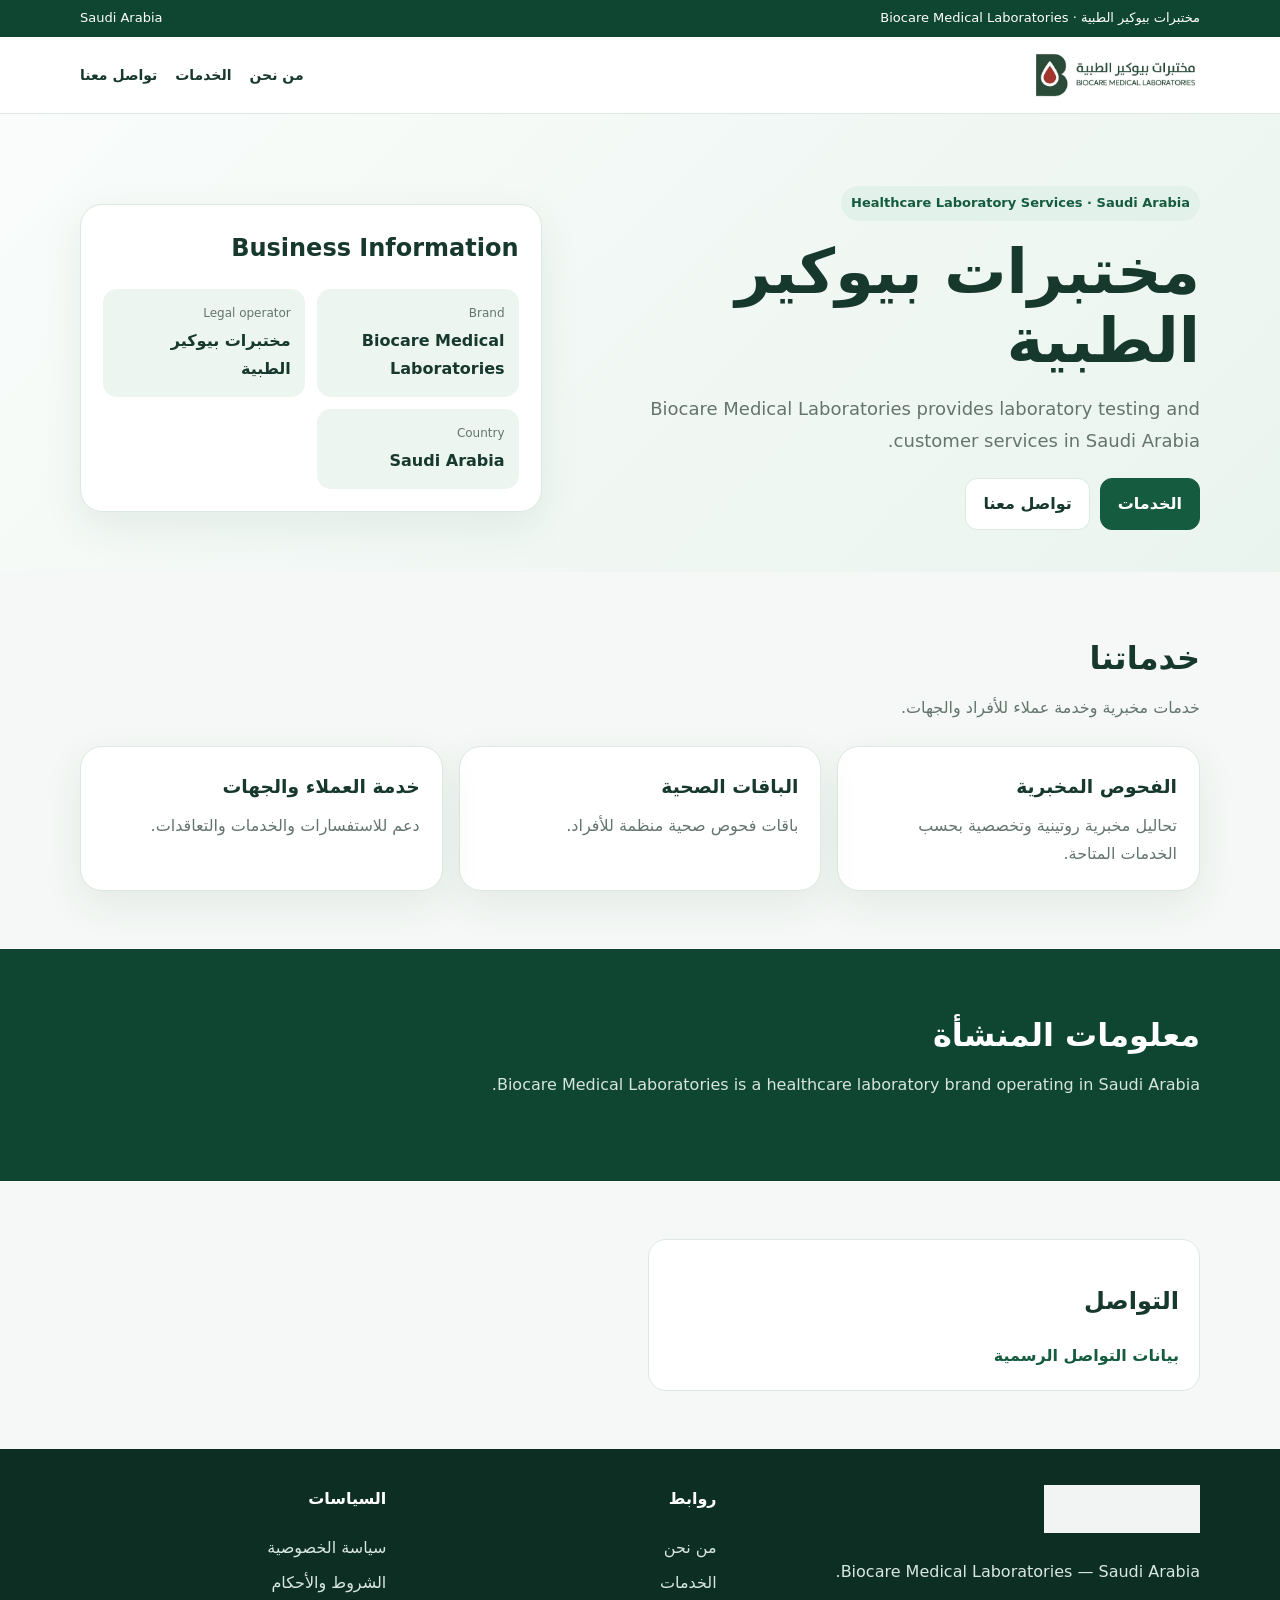
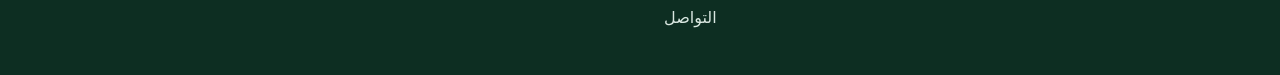
<file: index.html>
<!doctype html><html lang="ar" dir="rtl"><head><meta charset="utf-8"><meta name="viewport" content="width=device-width,initial-scale=1"><meta name="theme-color" content="#155b3f"><meta name="description" content="الموقع الرسمي لمختبرات بيوكير الطبية في المملكة العربية السعودية."><link rel="icon" type="image/png" sizes="192x192" href="icon-192.png"><link rel="stylesheet" href="corporate.css?v=2"><script>(function(){var hash=new URLSearchParams(location.hash.slice(1)),query=new URLSearchParams(location.search);var recovery=hash.get("type")==="recovery"||query.get("type")==="recovery"||hash.has("access_token")||query.has("code");if(recovery){location.replace("reset-password.html"+location.search+location.hash);}})();</script><title>مختبرات بيوكير الطبية | Biocare Medical Laboratories</title></head><body><div class="topbar"><div class="wrap"><span>مختبرات بيوكير الطبية · Biocare Medical Laboratories</span><span>Saudi Arabia</span></div></div>
<header><div class="wrap nav"><a class="brand" href="index.html"><img src="logo-full.png" alt="مختبرات بيوكير الطبية"></a><nav class="links" aria-label="التنقل الرئيسي"><a href="about.html">من نحن</a><a href="services.html">الخدمات</a><a href="contact.html">تواصل معنا</a></nav></div></header>
<main>
<section class="hero"><div class="wrap hero-grid"><div><span class="eyebrow">Healthcare Laboratory Services · Saudi Arabia</span><h1>مختبرات بيوكير الطبية</h1><p>Biocare Medical Laboratories provides laboratory testing and customer services in Saudi Arabia.</p><div style="display:flex;gap:10px;flex-wrap:wrap;margin-top:22px"><a class="btn primary" href="services.html">الخدمات</a><a class="btn" href="contact.html">تواصل معنا</a></div></div>
<aside class="hero-card"><h2>Business Information</h2><div class="facts"><div class="fact"><span>Brand</span><b>Biocare Medical Laboratories</b></div><div class="fact"><span>Legal operator</span><b>مختبرات بيوكير الطبية</b></div><div class="fact"><span>Country</span><b>Saudi Arabia</b></div></div></aside></div></section>
<section><div class="wrap"><div class="section-head"><h2>خدماتنا</h2><p>خدمات مخبرية وخدمة عملاء للأفراد والجهات.</p></div><div class="grid"><article class="card"><h3>الفحوص المخبرية</h3><p>تحاليل مخبرية روتينية وتخصصية بحسب الخدمات المتاحة.</p></article><article class="card"><h3>الباقات الصحية</h3><p>باقات فحوص صحية منظمة للأفراد.</p></article><article class="card"><h3>خدمة العملاء والجهات</h3><p>دعم للاستفسارات والخدمات والتعاقدات.</p></article></div></div></section>
<section class="legal"><div class="wrap"><div class="section-head"><h2>معلومات المنشأة</h2><p>Biocare Medical Laboratories is a healthcare laboratory brand operating in Saudi Arabia.</p></div></div></section>
<section><div class="wrap contact-grid"><div class="contact-box"><h2>التواصل</h2><a href="contact.html">بيانات التواصل الرسمية</a></div></div></section>
</main><footer><div class="wrap footer-grid"><div><img src="logo-full.png" alt="Biocare" style="height:48px;filter:brightness(0) invert(1);opacity:.95"><p>Biocare Medical Laboratories — Saudi Arabia.</p></div><div><h4>روابط</h4><a href="about.html">من نحن</a><a href="services.html">الخدمات</a><a href="contact.html">التواصل</a></div><div><h4>السياسات</h4><a href="privacy.html">سياسة الخصوصية</a><a href="terms.html">الشروط والأحكام</a></div></div></footer></body></html>
</file>
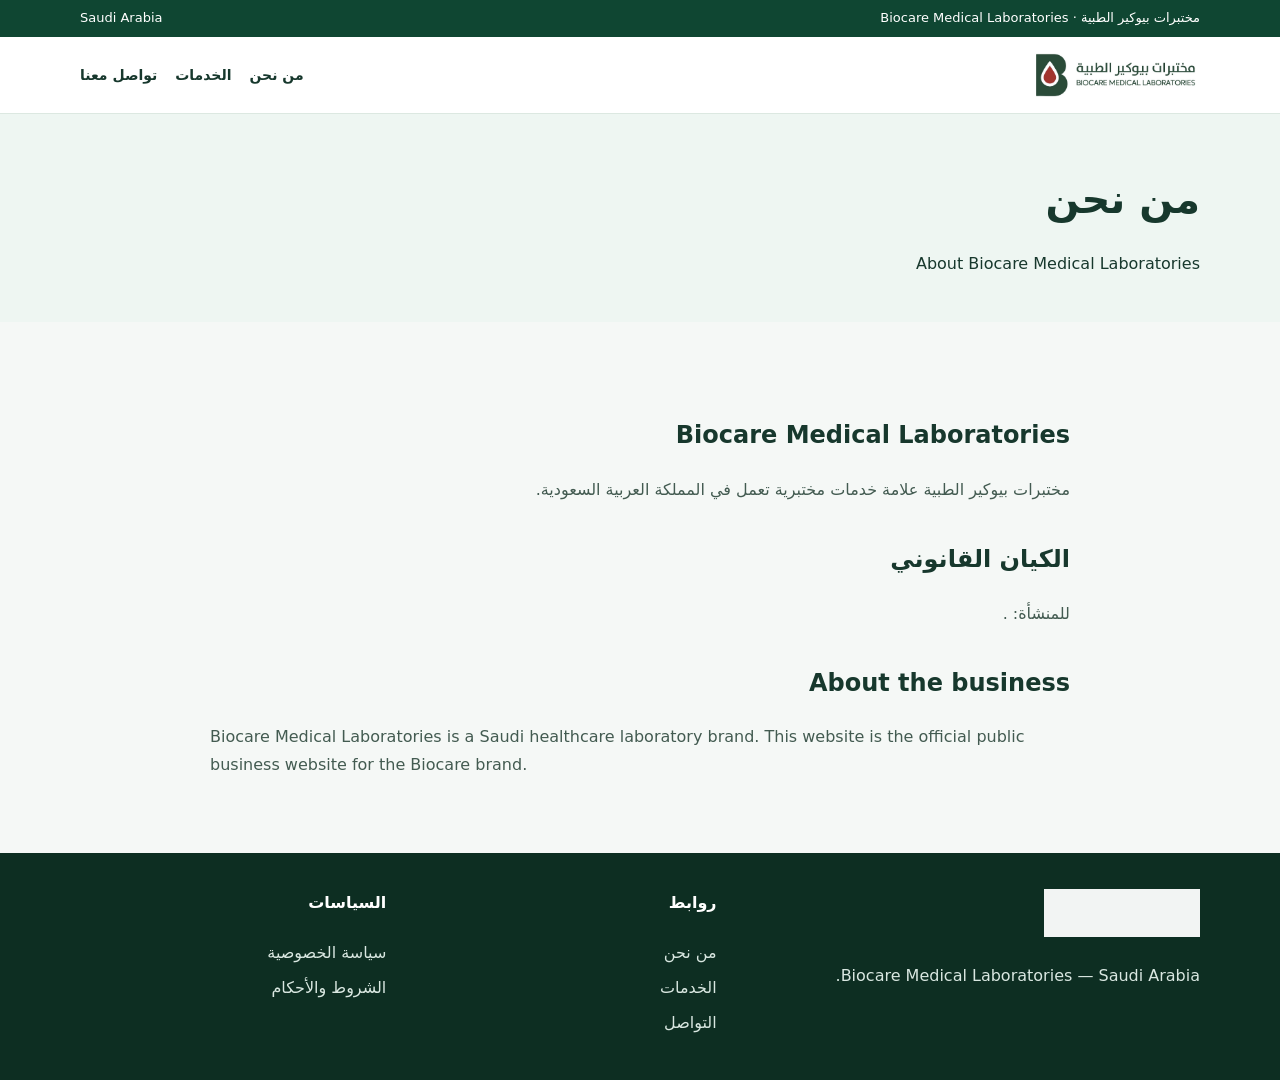
<file: about.html>
<!doctype html><html lang="ar" dir="rtl"><head><meta charset="utf-8"><meta name="viewport" content="width=device-width,initial-scale=1"><meta name="theme-color" content="#155b3f"><meta name="description" content="تعرف على مختبرات بيوكير الطبية والكيان القانوني المشغل لها."><link rel="icon" type="image/png" sizes="192x192" href="icon-192.png"><link rel="stylesheet" href="corporate.css?v=2"><title>من نحن | مختبرات بيوكير الطبية</title></head><body><div class="topbar"><div class="wrap"><span>مختبرات بيوكير الطبية · Biocare Medical Laboratories</span><span>Saudi Arabia</span></div></div>
<header><div class="wrap nav"><a class="brand" href="index.html"><img src="logo-full.png" alt="مختبرات بيوكير الطبية"></a><nav class="links" aria-label="التنقل الرئيسي"><a href="about.html">من نحن</a><a href="services.html">الخدمات</a><a href="contact.html">تواصل معنا</a></nav></div></header>
<main><section class="page-hero"><div class="wrap"><h1>من نحن</h1><p>About Biocare Medical Laboratories</p></div></section><section><div class="wrap content"><h2>Biocare Medical Laboratories</h2><p>مختبرات بيوكير الطبية علامة خدمات مختبرية تعمل في المملكة العربية السعودية.</p><h2>الكيان القانوني</h2><p> للمنشأة: <strong dir="ltr"></strong>.</p><h2>About the business</h2><p lang="en" dir="ltr">Biocare Medical Laboratories is a Saudi healthcare laboratory brand. This website is the official public business website for the Biocare brand.</p></div></section></main><footer><div class="wrap footer-grid"><div><img src="logo-full.png" alt="Biocare" style="height:48px;filter:brightness(0) invert(1);opacity:.95"><p>Biocare Medical Laboratories — Saudi Arabia.</p></div><div><h4>روابط</h4><a href="about.html">من نحن</a><a href="services.html">الخدمات</a><a href="contact.html">التواصل</a></div><div><h4>السياسات</h4><a href="privacy.html">سياسة الخصوصية</a><a href="terms.html">الشروط والأحكام</a></div></div></footer></body></html>
</file>
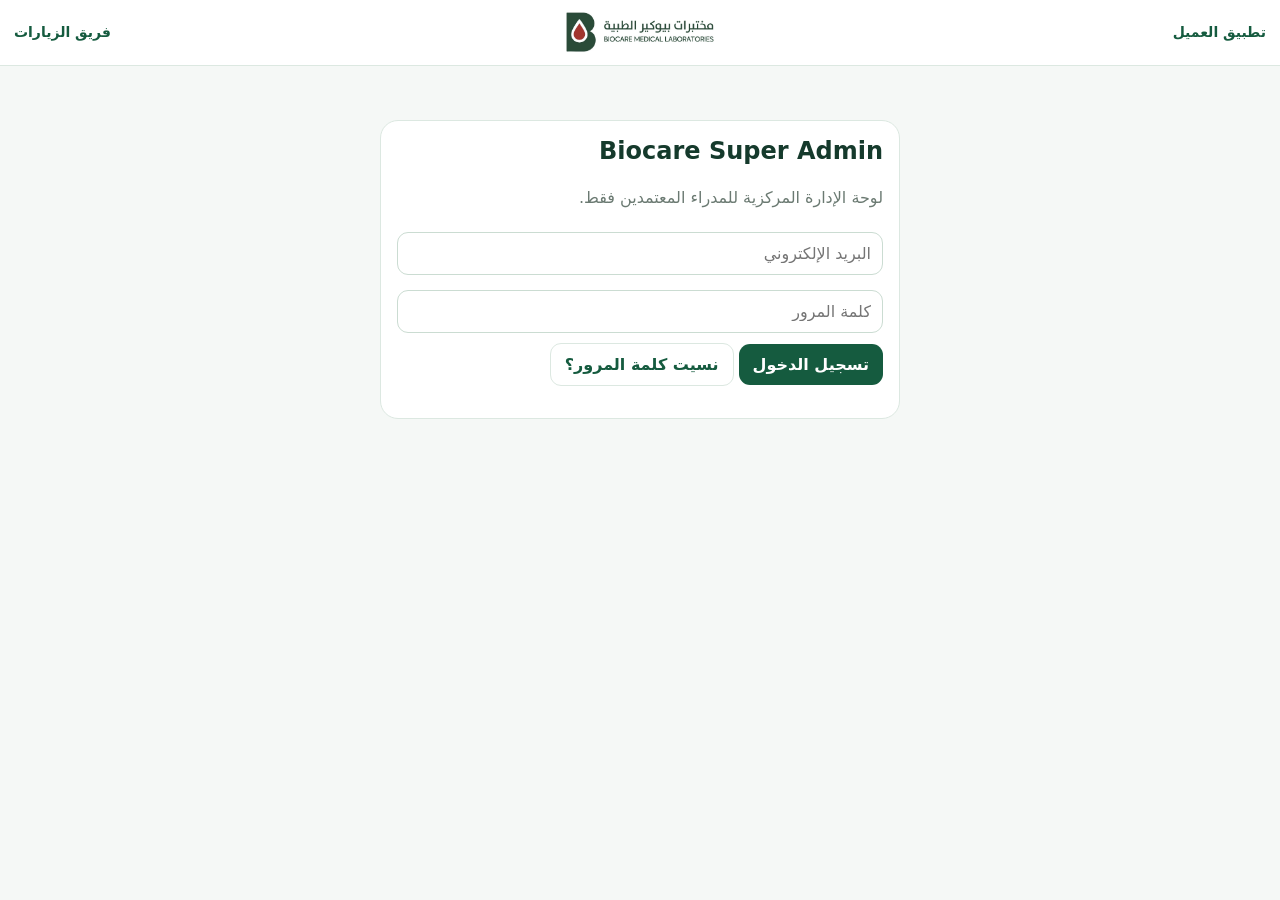
<file: admin.html>
<!doctype html>
<html lang="ar" dir="rtl">
<head>
<meta charset="utf-8">
<meta name="viewport" content="width=device-width,initial-scale=1,viewport-fit=cover">
<meta name="theme-color" content="#155b3f">
<title>بيوكير | Super Admin</title>
<style>
:root{--g:#155b3f;--g2:#0e4632;--r:#c6282e;--bg:#f5f8f6;--line:#dce8e1;--muted:#6b7a72;--warn:#fff8e7}
*{box-sizing:border-box}html,body{margin:0;background:var(--bg);color:#153a2c;font-family:system-ui,-apple-system,"SF Arabic","Segoe UI",Arial,sans-serif}
button,input,select,textarea{font:inherit}button{cursor:pointer}.hidden{display:none!important}
header{position:sticky;top:0;z-index:20;background:#fff;border-bottom:1px solid var(--line);display:grid;grid-template-columns:1fr minmax(150px,250px) 1fr;align-items:center;gap:8px;padding:calc(8px + env(safe-area-inset-top)) 14px 9px}
header img{height:48px;max-width:100%;object-fit:contain;justify-self:center}header a{color:var(--g);text-decoration:none;font-weight:800;font-size:14px}header a:last-child{justify-self:end}
main{max-width:1180px;margin:auto;padding:14px 14px calc(35px + env(safe-area-inset-bottom))}
.card{background:#fff;border:1px solid var(--line);border-radius:18px;padding:16px;margin:12px 0}.item{background:#fff;border:1px solid var(--line);border-radius:15px;padding:13px;margin:10px 0}
h1,h2,h3{margin-top:0}.muted{color:var(--muted);line-height:1.65}.small{font-size:12px;color:var(--muted);line-height:1.55}.notice{background:var(--warn);border:1px solid #eedcaf;border-radius:14px;padding:12px;line-height:1.6}
input,select,textarea{width:100%;border:1px solid #cbdcd2;border-radius:11px;padding:11px;background:#fff;color:#17382d;margin:5px 0 10px}textarea{min-height:90px;resize:vertical}
button{border:0;border-radius:11px;padding:11px 14px;font-weight:800;background:var(--g);color:#fff}.secondary{background:#eaf3ee;color:var(--g)}.danger{background:#fff0f0;color:#a6282d;border:1px solid #f0c6c8}.ghost{background:#fff;color:var(--g);border:1px solid var(--line)}
.grid{display:grid;grid-template-columns:repeat(auto-fit,minmax(190px,1fr));gap:11px}.stat{font-size:30px;font-weight:900}.row{display:flex;gap:8px;align-items:center;flex-wrap:wrap}.row>*{flex:1}.two{display:grid;grid-template-columns:1fr 1fr;gap:10px}.three{display:grid;grid-template-columns:repeat(3,1fr);gap:10px}
.actions{display:flex;gap:8px;flex-wrap:wrap}.actions button{flex:1;min-width:105px}.badge{display:inline-block;background:#edf5f1;color:var(--g);padding:5px 9px;border-radius:999px;font-size:12px;font-weight:800}.badge.off{background:#f5eded;color:#9c3439}
.media-preview{display:block;max-width:100%;max-height:220px;border-radius:12px;object-fit:cover;margin:8px 0}.who{background:#eef7f2;border-radius:10px;padding:10px;word-break:break-word}
.tabs{display:flex;gap:7px;overflow:auto;padding:8px 0 5px;position:sticky;top:72px;background:var(--bg);z-index:15;scrollbar-width:none}.tabs::-webkit-scrollbar{display:none}.tabs button{white-space:nowrap;background:#fff;color:var(--g);border:1px solid var(--line)}.tabs button.active{background:var(--g);color:#fff}
.mobile-nav{display:none;position:sticky;top:72px;z-index:16;background:var(--bg);padding:8px 0}.mobile-nav select{margin:0;background:#fff;font-weight:800}
.section-title{display:flex;justify-content:space-between;align-items:center;gap:8px;flex-wrap:wrap}.section-title h2{margin:0}
.kv{display:grid;grid-template-columns:minmax(110px,.6fr) 1.4fr;gap:8px;align-items:start}.list-scroll{max-height:65vh;overflow:auto}
.switchline{display:flex;align-items:center;justify-content:space-between;gap:10px}.switchline select{max-width:170px;margin:0}
details{border:1px solid var(--line);border-radius:13px;padding:11px;margin:8px 0;background:#fff}summary{cursor:pointer;font-weight:800}
#loginCard{max-width:520px;margin:40px auto}
@media(max-width:720px){
 header{grid-template-columns:1fr 1.6fr 1fr}header a{font-size:12px}.tabs{display:none}.mobile-nav{display:block}.two,.three{grid-template-columns:1fr}.grid{grid-template-columns:1fr 1fr}.card{border-radius:16px}.kv{grid-template-columns:1fr}
}
@media(max-width:390px){.grid{grid-template-columns:1fr}}
</style>
</head>
<body>
<header>
<a href="patient-app.html">تطبيق العميل</a>
<img src="logo-full.png" alt="مختبرات بيوكير الطبية">
<a href="team.html">فريق الزيارات</a>
</header>
<main>
<section id="loginCard" class="card">
<h1>Biocare Super Admin</h1>
<p class="muted">لوحة الإدارة المركزية للمدراء المعتمدين فقط.</p>
<input id="email" type="email" autocomplete="username" placeholder="البريد الإلكتروني">
<input id="password" type="password" autocomplete="current-password" placeholder="كلمة المرور">
<button id="loginBtn">تسجيل الدخول</button>
<button id="forgotBtn" type="button" class="ghost">نسيت كلمة المرور؟</button>
<div id="resetPanel" class="hidden"><label for="newPassword">كلمة المرور الجديدة</label><input id="newPassword" type="password" autocomplete="new-password" minlength="12" placeholder="12 حرفًا على الأقل"><button id="savePasswordBtn" type="button">حفظ كلمة المرور الجديدة</button></div>
<p id="loginMsg" class="muted"></p>
</section>

<section id="adminApp" class="hidden">
<div class="card row"><div><strong>لوحة الإدارة المركزية</strong><div id="adminWho" class="small"></div></div><button id="logoutBtn" class="ghost" style="flex:0 0 auto">تسجيل الخروج</button></div>

<div class="mobile-nav"><select id="mobileSection">
<option value="dashboard">الرئيسية</option>
<option value="orders">الطلبات</option>
<option value="lis">نظام المختبر LIS</option>
<option value="users">العملاء</option>
<option value="staff">الموظفون والصلاحيات</option>
<option value="content">الإعلانات والمحتوى</option>
<option value="catalog">التحاليل والباقات</option>
<option value="branches">الفروع</option>
<option value="virtual">العيادة الافتراضية</option>
<option value="notifications">الإشعارات</option>
<option value="services">الخدمات</option>
<option value="appearance">الهوية والإعدادات</option>
 <option value="introVideo">فيديو البداية</option>
<option value="audit">سجل الإدارة</option>
</select></div>

<div class="tabs" id="tabs">
<button data-tab="dashboard" class="active">الرئيسية</button>
<button data-tab="orders">الطلبات</button>
<button data-tab="lis">نظام المختبر LIS</button>
<button data-tab="users">العملاء</button>
<button data-tab="staff">الموظفون</button>
<button data-tab="content">الإعلانات والمحتوى</button>
<button data-tab="catalog">التحاليل والباقات</button>
<button data-tab="branches">الفروع</button>
<button data-tab="virtual">العيادة الافتراضية</button>
<button data-tab="notifications">الإشعارات</button>
<button data-tab="services">الخدمات</button>
<button data-tab="appearance">الهوية والإعدادات</button>
 <button data-tab="introVideo">فيديو البداية</button>
<button data-tab="audit">السجل</button>
</div>
<div id="panel"></div>
</section>
</main>
<script src="catalog.js?v=9"></script>
<script type="module" src="admin.js?v=7"></script>
 
<script type="module" src="biocare-intro-admin.js?v=1"></script>

<script type="module" src="biocare-catalog-admin-v3.js?v=3"></script>
</body>
</html>
</file>
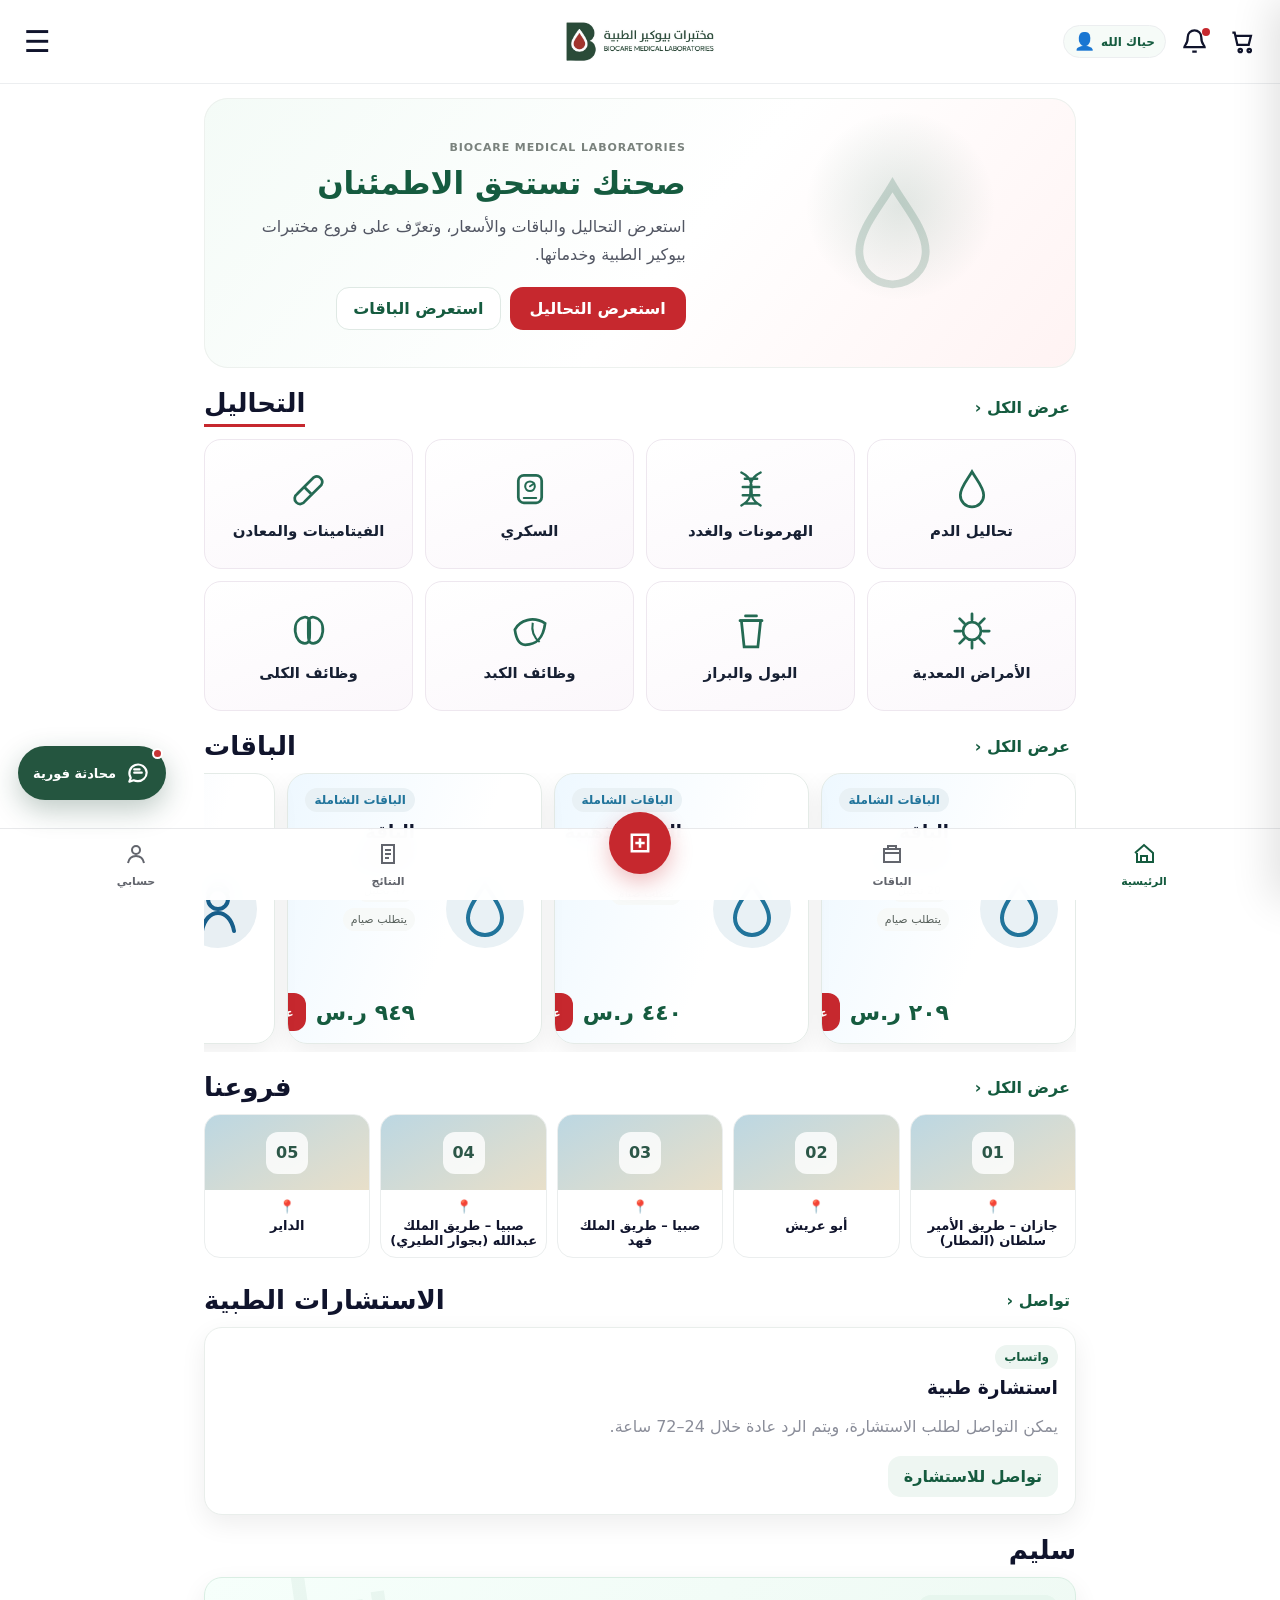
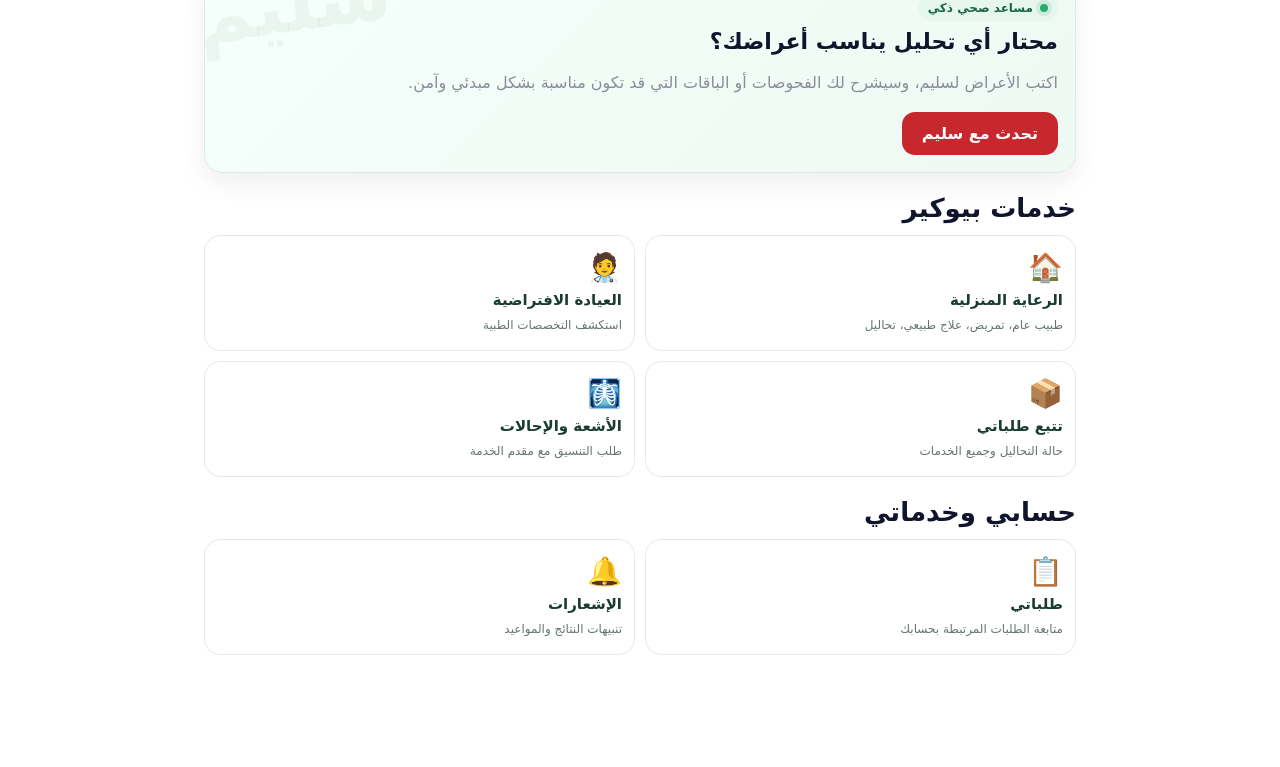
<file: app.html>
<!doctype html>
<html lang="ar" dir="rtl">
<head>
<meta charset="utf-8">
<meta name="viewport" content="width=device-width,initial-scale=1,viewport-fit=cover">
<meta name="theme-color" content="#ffffff">
<meta name="apple-mobile-web-app-capable" content="yes">
<meta name="apple-mobile-web-app-status-bar-style" content="default">
<meta name="apple-mobile-web-app-title" content="Biocare">

<link rel="apple-touch-icon" sizes="180x180" href="./apple-touch-icon.png">
<link rel="apple-touch-icon-precomposed" sizes="180x180" href="./apple-touch-icon.png">
<link rel="icon" type="image/png" sizes="192x192" href="./icon-192.png">
<link rel="manifest" href="./manifest.webmanifest">

<meta
  name="description"
  content="مختبرات بيوكير الطبية - التحاليل والباقات والحجز والنتائج والاستشارات"
>

<link rel="stylesheet" href="styles.css?v=10">
<link rel="stylesheet" href="biocare-intro.css?v=1">

<title>مختبرات بيوكير الطبية | Biocare</title>
</head>

<body>

<div id="splash" class="splash">
  <img
    src="logo-full.png"
    alt="مختبرات بيوكير الطبية"
  >
</div>

<header class="app-header">

  <div class="header-actions">

    <button
      class="header-account-btn"
      id="headerAccountBtn"
      type="button"
      aria-label="حسابي"
      onclick="go('profile')"
    >
      <span class="header-account-icon" aria-hidden="true">👤</span>
      <span id="headerGreeting">حياك الله</span>
    </button>

    <button
      class="icon-btn"
      id="notifyBtn"
      aria-label="الإشعارات"
    >
      <svg
        class="header-symbol"
        viewBox="0 0 24 24"
        fill="none"
        stroke="currentColor"
        stroke-width="2"
      >
        <path d="M18 8a6 6 0 0 0-12 0c0 7-3 7-3 9h18c0-2-3-2-3-9"/>
        <path d="M10 21h4"/>
      </svg>

      <span class="dot"></span>
    </button>

    <button
      class="icon-btn"
      id="cartBtn"
      aria-label="السلة"
    >
      <svg
        class="header-symbol"
        viewBox="0 0 24 24"
        fill="none"
        stroke="currentColor"
        stroke-width="2"
      >
        <path d="M3 4h2l2.5 11h10l2-8H6"/>
        <circle cx="10" cy="20" r="1.5"/>
        <circle cx="18" cy="20" r="1.5"/>
      </svg>

      <span
        id="cartCount"
        class="cart-count hidden"
      >
        0
      </span>
    </button>

  </div>

  <img
    class="header-logo"
    src="logo-full.png"
    alt="مختبرات بيوكير الطبية"
  >

  <button
    class="menu-btn"
    id="menuBtn"
    aria-label="القائمة"
  >
    ☰
  </button>

</header>

<main id="app"></main>

<button
  class="instant-chat-btn"
  type="button"
  onclick="openInstantChat()"
  aria-label="المحادثة الفورية"
  title="المحادثة الفورية"
>

  <span
    class="instant-chat-dot"
    aria-hidden="true"
  ></span>

  <svg
    viewBox="0 0 24 24"
    aria-hidden="true"
  >
    <path
      d="M20 11.5a8 8 0 0 1-8.4 8A9.6 9.6 0 0 1 8 18.7L4 20l1.3-3.5A8 8 0 1 1 20 11.5Z"
      fill="none"
      stroke="currentColor"
      stroke-width="2"
      stroke-linecap="round"
      stroke-linejoin="round"
    />

    <path
      d="M8.5 11.7h7M8.5 8.7h5"
      fill="none"
      stroke="currentColor"
      stroke-width="2"
      stroke-linecap="round"
    />
  </svg>

  <span class="instant-chat-label">
    محادثة فورية
  </span>

</button>

<nav
  class="bottom-nav"
  aria-label="التنقل الرئيسي"
>

  <button
    data-view="home"
    class="nav-item active"
  >
    <span>
      <svg
        class="nav-svg"
        viewBox="0 0 24 24"
        fill="none"
        stroke="currentColor"
        stroke-width="2"
      >
        <path d="M3 11 12 3l9 8v9H5v-9"/>
        <path d="M9 20v-6h6v6"/>
      </svg>
    </span>

    <b>الرئيسية</b>
  </button>

  <button
    data-view="packages"
    class="nav-item"
  >
    <span>
      <svg
        class="nav-svg"
        viewBox="0 0 24 24"
        fill="none"
        stroke="currentColor"
        stroke-width="2"
      >
        <path d="M4 7h16v13H4z"/>
        <path d="M8 7V4h8v3M4 11h16"/>
      </svg>
    </span>

    <b>الباقات</b>
  </button>

  <button
    data-view="booking"
    class="nav-item booking-fab"
    aria-label="الحجز"
  >
    <span>
      <svg
        class="nav-svg"
        viewBox="0 0 24 24"
        fill="none"
        stroke="currentColor"
        stroke-width="2.2"
      >
        <path d="M5 5h14v14H5z"/>
        <path d="M8 12h8M12 8v8"/>
      </svg>
    </span>
  </button>

  <button
    data-view="results"
    class="nav-item"
  >
    <span>
      <svg
        class="nav-svg"
        viewBox="0 0 24 24"
        fill="none"
        stroke="currentColor"
        stroke-width="2"
      >
        <path d="M6 3h12v18H6z"/>
        <path d="M9 8h6M9 12h6M9 16h4"/>
      </svg>
    </span>

    <b>النتائج</b>
  </button>

  <button
    data-view="profile"
    class="nav-item"
  >
    <span>
      <svg
        class="nav-svg"
        viewBox="0 0 24 24"
        fill="none"
        stroke="currentColor"
        stroke-width="2"
      >
        <circle cx="12" cy="8" r="4"/>
        <path d="M4 21c1-5 4-7 8-7s7 2 8 7"/>
      </svg>
    </span>

    <b>حسابي</b>
  </button>

</nav>

<div
  class="drawer-backdrop hidden"
  id="drawerBackdrop"
></div>

<aside
  class="drawer"
  id="drawer"
  aria-hidden="true"
>

  <div class="drawer-head">

    <img
      src="logo-full.png"
      alt="Biocare"
    >

    <button
      id="drawerClose"
      aria-label="إغلاق"
    >
      ✕
    </button>

  </div>

  <div
    class="drawer-scroll"
    id="drawerMenu"
  ></div>

</aside>

<div
  class="modal hidden"
  id="modal"
>

  <div class="sheet">

    <button
      id="modalClose"
      class="sheet-close"
      aria-label="إغلاق"
    >
      ✕
    </button>

    <div id="modalBody"></div>

  </div>

</div>

<script src="catalog.js?v=9"></script>
<script src="catalog-medical-details.js?v=5"></script>

<script>

window.BIOCARE_CATALOG_READY.then(() => {

  const s =
    document.createElement("script");

  s.src =
      "app.js?v=10";

  s.onload = () => {

    const details =
      document.createElement("script");

    details.src =
      "catalog-details-ui.js?v=5";

    document.body.appendChild(
      details
    );

    const p =
      document.createElement("script");

    p.src =
      "profile.js?v=3";

    p.onload = () => {

      const a =
        document.createElement("script");

      a.src =
        "saleem.js?v=2";

      a.onload = () => {

        const x =
          document.createElement("script");

        x.src =
          "services.js?v=1";

        x.onload = () => {

          const cloud =
            document.createElement("script");

          cloud.src =
            "biocare-cloud.js?v=4";

          cloud.onload = () => {

            const geo =
              document.createElement("script");

            geo.src =
              "biocare-location.js?v=2";

            geo.onload = () => {

              const live =
                document.createElement("script");

              live.src =
                "biocare-team-provider.js?v=1";

              live.onload = () => {

                const cms =
                  document.createElement("script");

                cms.src =
                  "biocare-cms.js?v=22";

                document.body.appendChild(
                  cms
                );

              };

              document.body.appendChild(
                live
              );

            };

            document.body.appendChild(
              geo
            );

          };

          document.body.appendChild(
            cloud
          );

        };

        document.body.appendChild(
          x
        );

      };

      document.body.appendChild(
        a
      );

    };

    document.body.appendChild(
      p
    );

  };

  document.body.appendChild(
    s
  );

}).catch(e => {

  console.error(e);

  document.getElementById(
    "app"
  ).innerHTML =
    "<div style=\"padding:24px\">تعذر تحميل بيانات التطبيق. حدّث الصفحة.</div>";

});

</script>

<script>

if (
  "serviceWorker" in navigator
) {

  window.addEventListener(
    "load",
    () =>
      navigator.serviceWorker
        .register("./sw.js")
        .catch(() => {})
  );

}

</script>

<script src="biocare-intro.js?v=1"></script>

<script src="biocare-booking.js?v=9"></script>
<script src="biocare-payment-ui.js?v=2"></script>

</body>
</html>
</file>
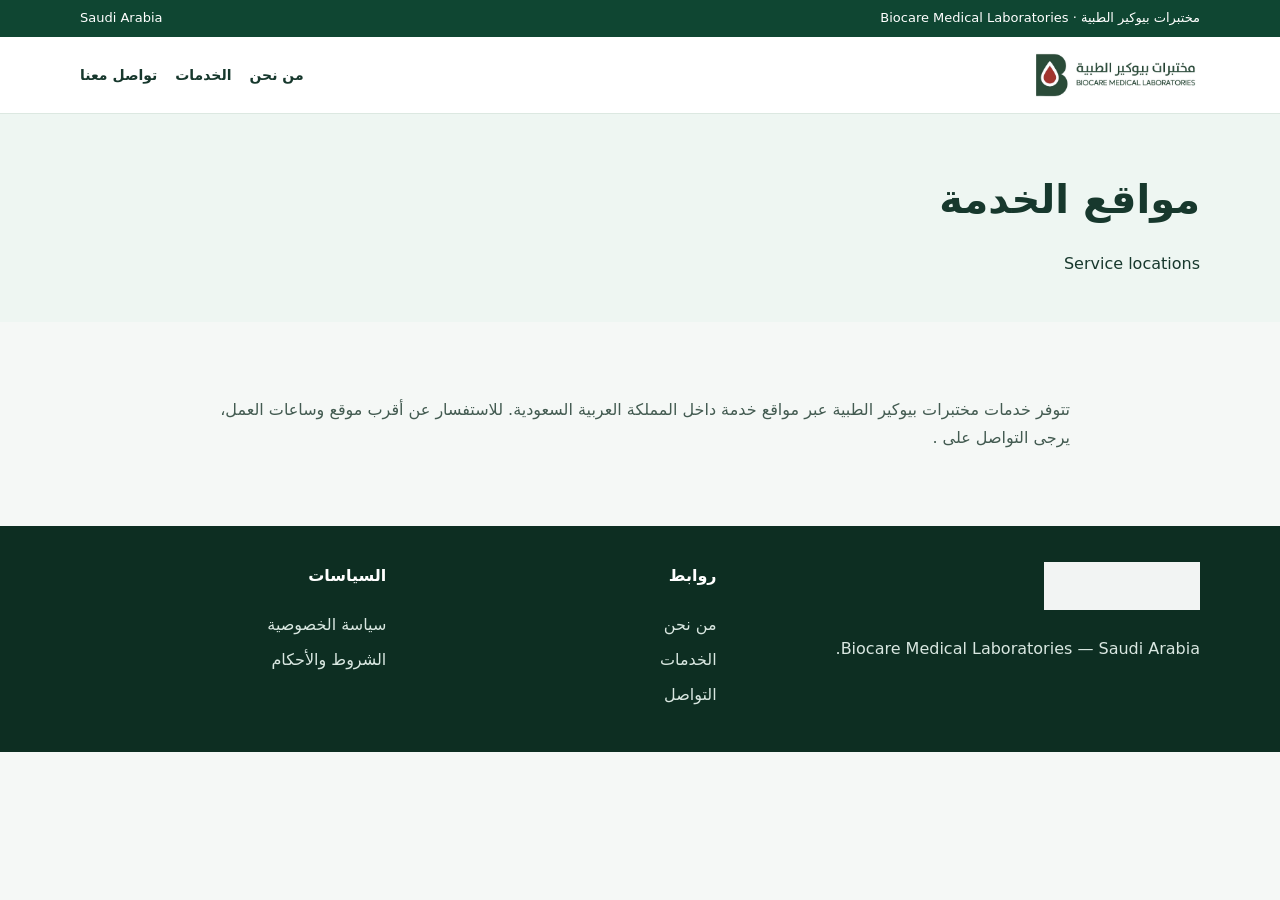
<file: branches.html>
<!doctype html><html lang="ar" dir="rtl"><head><meta charset="utf-8"><meta name="viewport" content="width=device-width,initial-scale=1"><meta name="theme-color" content="#155b3f"><meta name="description" content="معلومات عامة عن توفر خدمات مختبرات بيوكير الطبية."><link rel="icon" type="image/png" sizes="192x192" href="icon-192.png"><link rel="stylesheet" href="corporate.css?v=2"><title>مواقع الخدمة | مختبرات بيوكير الطبية</title></head><body><div class="topbar"><div class="wrap"><span>مختبرات بيوكير الطبية · Biocare Medical Laboratories</span><span>Saudi Arabia</span></div></div>
<header><div class="wrap nav"><a class="brand" href="index.html"><img src="logo-full.png" alt="مختبرات بيوكير الطبية"></a><nav class="links" aria-label="التنقل الرئيسي"><a href="about.html">من نحن</a><a href="services.html">الخدمات</a><a href="contact.html">تواصل معنا</a></nav></div></header>
<main><section class="page-hero"><div class="wrap"><h1>مواقع الخدمة</h1><p>Service locations</p></div></section><section><div class="wrap content"><p>تتوفر خدمات مختبرات بيوكير الطبية عبر مواقع خدمة داخل المملكة العربية السعودية. للاستفسار عن أقرب موقع وساعات العمل، يرجى التواصل على .</p></div></section></main><footer><div class="wrap footer-grid"><div><img src="logo-full.png" alt="Biocare" style="height:48px;filter:brightness(0) invert(1);opacity:.95"><p>Biocare Medical Laboratories — Saudi Arabia.</p></div><div><h4>روابط</h4><a href="about.html">من نحن</a><a href="services.html">الخدمات</a><a href="contact.html">التواصل</a></div><div><h4>السياسات</h4><a href="privacy.html">سياسة الخصوصية</a><a href="terms.html">الشروط والأحكام</a></div></div></footer></body></html>
</file>
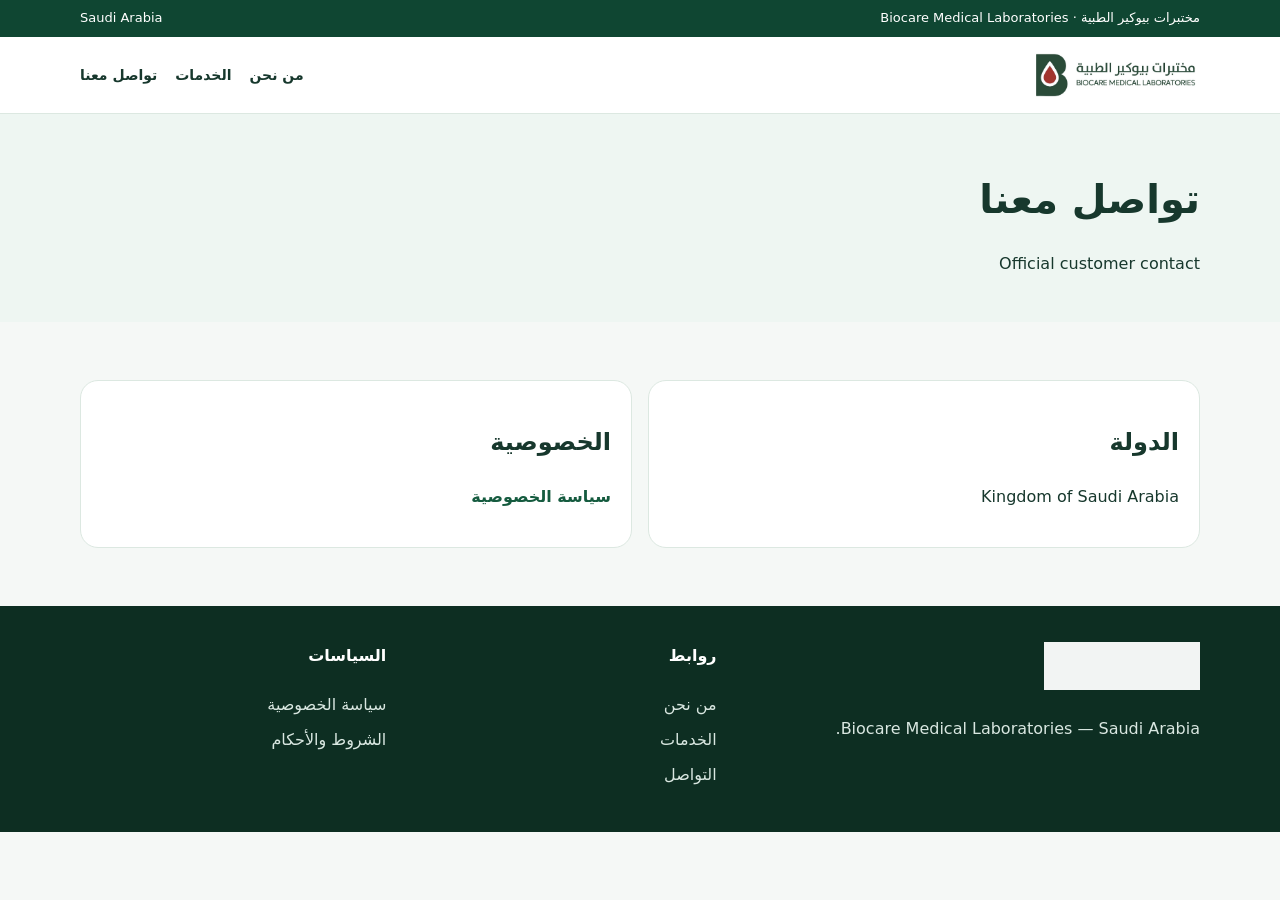
<file: contact.html>
<!doctype html><html lang="ar" dir="rtl"><head><meta charset="utf-8"><meta name="viewport" content="width=device-width,initial-scale=1"><meta name="theme-color" content="#155b3f"><meta name="description" content="بيانات التواصل الرسمية لمختبرات بيوكير الطبية."><link rel="icon" type="image/png" sizes="192x192" href="icon-192.png"><link rel="stylesheet" href="corporate.css?v=2"><title>تواصل معنا | مختبرات بيوكير الطبية</title></head><body><div class="topbar"><div class="wrap"><span>مختبرات بيوكير الطبية · Biocare Medical Laboratories</span><span>Saudi Arabia</span></div></div>
<header><div class="wrap nav"><a class="brand" href="index.html"><img src="logo-full.png" alt="مختبرات بيوكير الطبية"></a><nav class="links" aria-label="التنقل الرئيسي"><a href="about.html">من نحن</a><a href="services.html">الخدمات</a><a href="contact.html">تواصل معنا</a></nav></div></header>
<main><section class="page-hero"><div class="wrap"><h1>تواصل معنا</h1><p>Official customer contact</p></div></section><section><div class="wrap contact-grid"><div class="contact-box"><h2>الدولة</h2><p>Kingdom of Saudi Arabia</p></div><div class="contact-box"><h2>الخصوصية</h2><a href="privacy.html">سياسة الخصوصية</a></div></div></section></main><footer><div class="wrap footer-grid"><div><img src="logo-full.png" alt="Biocare" style="height:48px;filter:brightness(0) invert(1);opacity:.95"><p>Biocare Medical Laboratories — Saudi Arabia.</p></div><div><h4>روابط</h4><a href="about.html">من نحن</a><a href="services.html">الخدمات</a><a href="contact.html">التواصل</a></div><div><h4>السياسات</h4><a href="privacy.html">سياسة الخصوصية</a><a href="terms.html">الشروط والأحكام</a></div></div></footer></body></html>
</file>
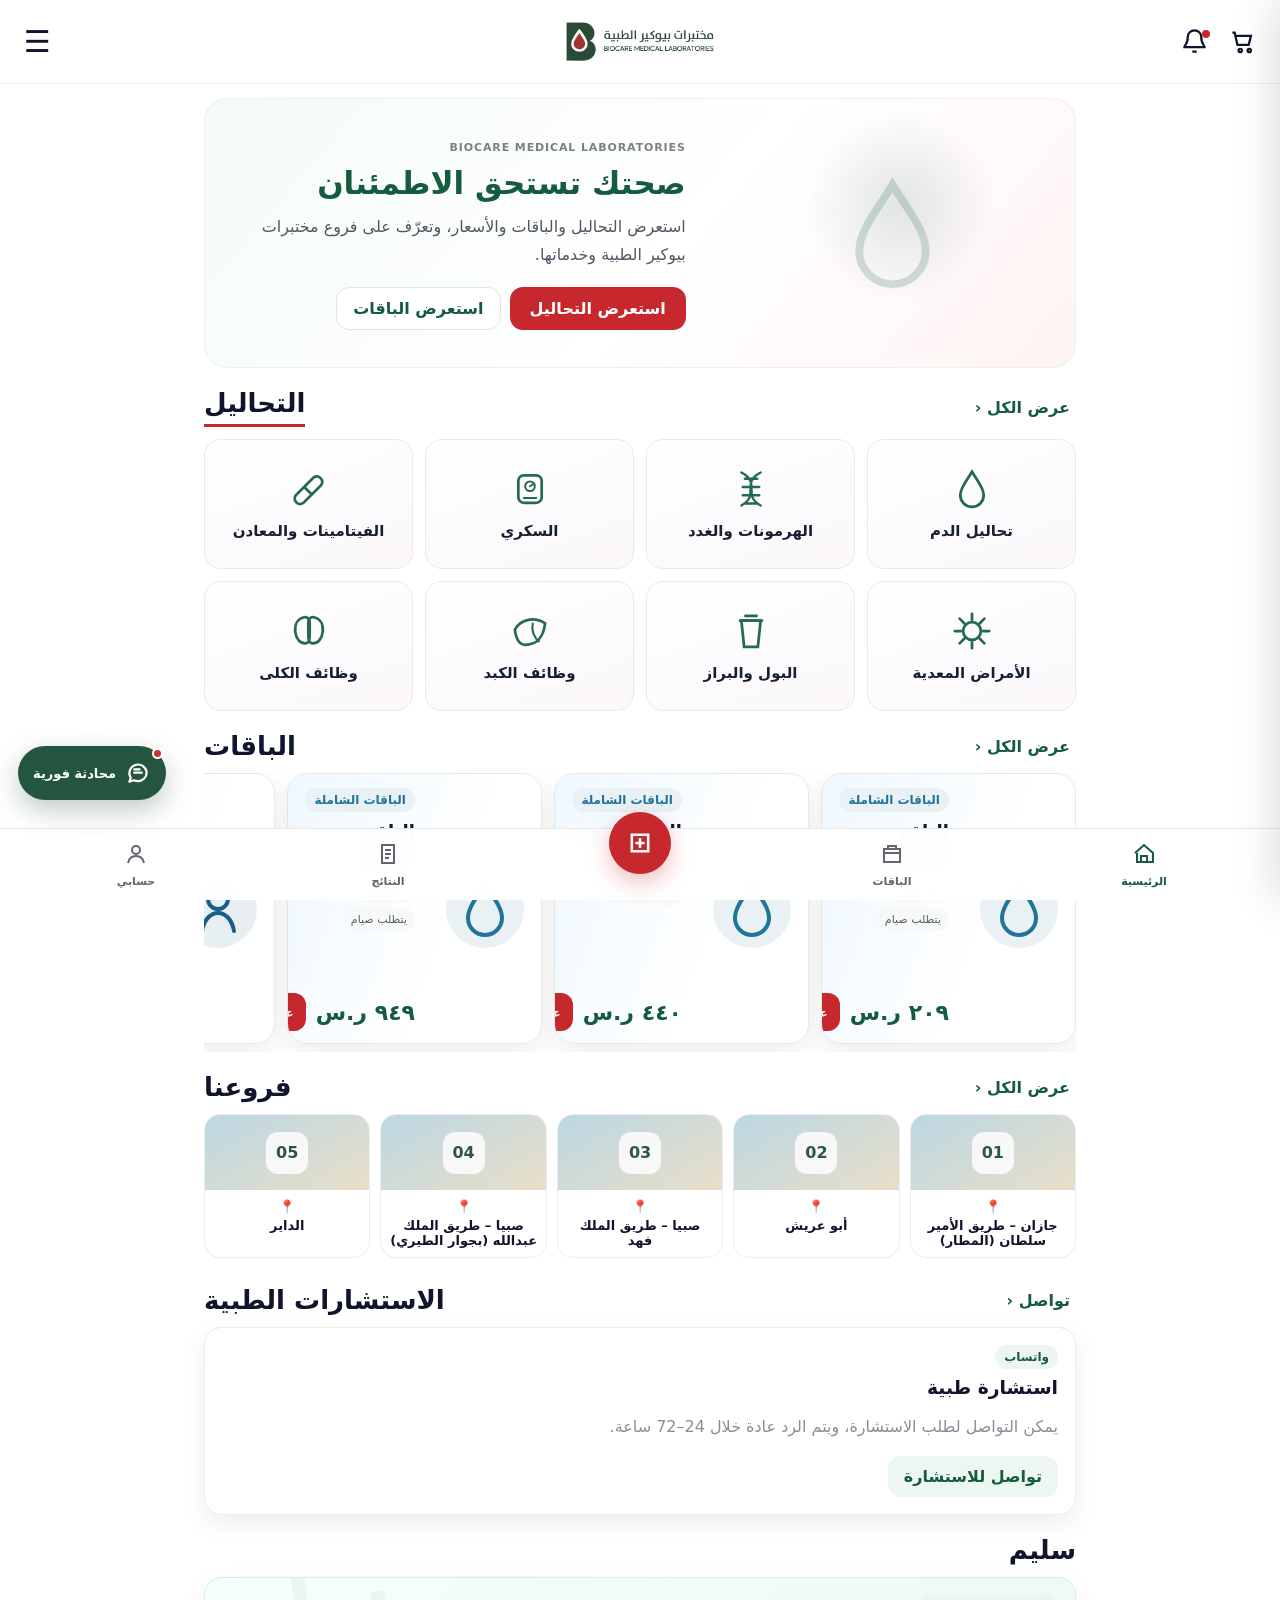
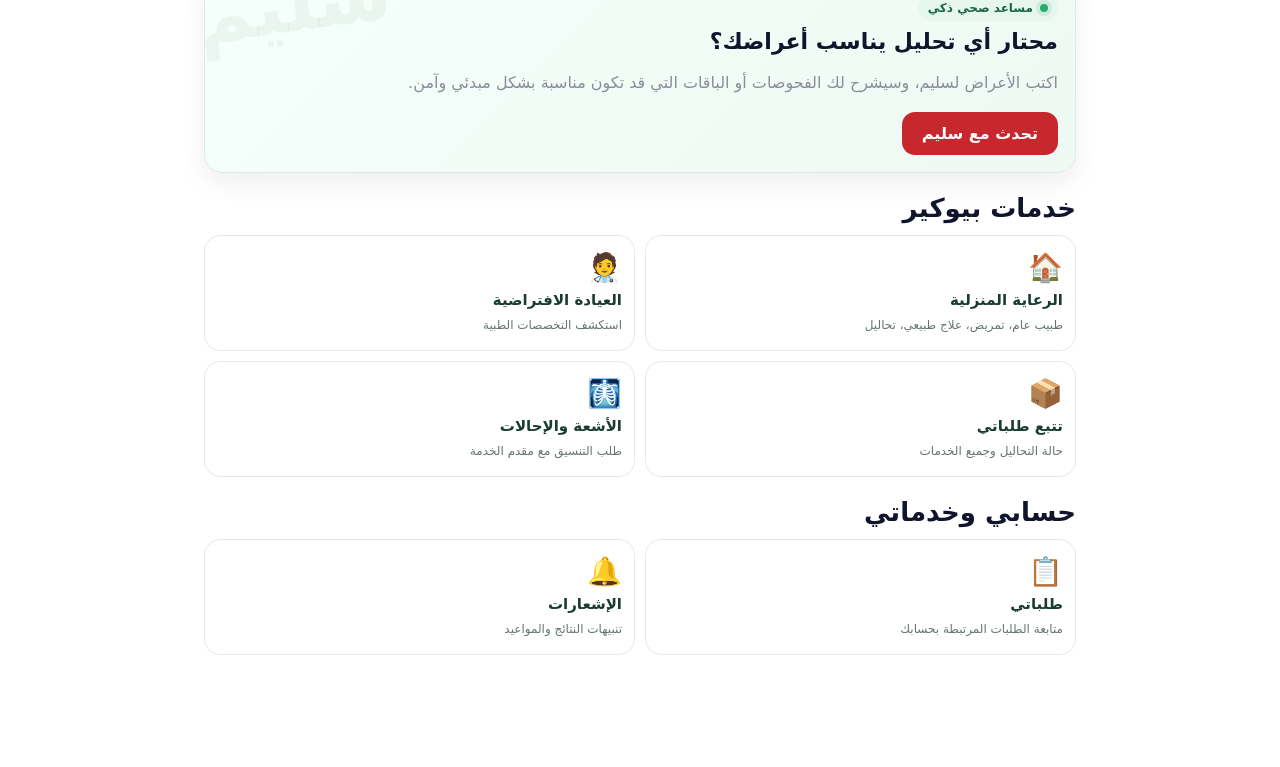
<file: patient-app.html>
<!doctype html>
<html lang="ar" dir="rtl">
<head>
<meta charset="utf-8">
<meta name="viewport" content="width=device-width,initial-scale=1,viewport-fit=cover">
<meta name="theme-color" content="#ffffff">
<meta name="apple-mobile-web-app-capable" content="yes">
<meta name="apple-mobile-web-app-status-bar-style" content="default">
<meta name="apple-mobile-web-app-title" content="Biocare">

<link rel="apple-touch-icon" sizes="180x180" href="./apple-touch-icon.png">
<link rel="apple-touch-icon-precomposed" sizes="180x180" href="./apple-touch-icon.png">
<link rel="icon" type="image/png" sizes="192x192" href="./icon-192.png">
<link rel="manifest" href="./manifest.webmanifest">

<meta
  name="description"
  content="مختبرات بيوكير الطبية - التحاليل والباقات والحجز والنتائج والاستشارات"
>

<link rel="stylesheet" href="styles.css">
<link rel="stylesheet" href="biocare-intro.css?v=1">

<title>مختبرات بيوكير الطبية | Biocare</title>
</head>

<body>

<div id="splash" class="splash">
  <img
    src="logo-full.png"
    alt="مختبرات بيوكير الطبية"
  >
</div>

<header class="app-header">

  <div class="header-actions">

    <button
      class="icon-btn"
      id="notifyBtn"
      aria-label="الإشعارات"
    >
      <svg
        class="header-symbol"
        viewBox="0 0 24 24"
        fill="none"
        stroke="currentColor"
        stroke-width="2"
      >
        <path d="M18 8a6 6 0 0 0-12 0c0 7-3 7-3 9h18c0-2-3-2-3-9"/>
        <path d="M10 21h4"/>
      </svg>

      <span class="dot"></span>
    </button>

    <button
      class="icon-btn"
      id="cartBtn"
      aria-label="السلة"
    >
      <svg
        class="header-symbol"
        viewBox="0 0 24 24"
        fill="none"
        stroke="currentColor"
        stroke-width="2"
      >
        <path d="M3 4h2l2.5 11h10l2-8H6"/>
        <circle cx="10" cy="20" r="1.5"/>
        <circle cx="18" cy="20" r="1.5"/>
      </svg>

      <span
        id="cartCount"
        class="cart-count hidden"
      >
        0
      </span>
    </button>

  </div>

  <img
    class="header-logo"
    src="logo-full.png"
    alt="مختبرات بيوكير الطبية"
  >

  <button
    class="menu-btn"
    id="menuBtn"
    aria-label="القائمة"
  >
    ☰
  </button>

</header>

<main id="app"></main>

<button
  class="instant-chat-btn"
  type="button"
  onclick="openInstantChat()"
  aria-label="المحادثة الفورية"
  title="المحادثة الفورية"
>

  <span
    class="instant-chat-dot"
    aria-hidden="true"
  ></span>

  <svg
    viewBox="0 0 24 24"
    aria-hidden="true"
  >
    <path
      d="M20 11.5a8 8 0 0 1-8.4 8A9.6 9.6 0 0 1 8 18.7L4 20l1.3-3.5A8 8 0 1 1 20 11.5Z"
      fill="none"
      stroke="currentColor"
      stroke-width="2"
      stroke-linecap="round"
      stroke-linejoin="round"
    />

    <path
      d="M8.5 11.7h7M8.5 8.7h5"
      fill="none"
      stroke="currentColor"
      stroke-width="2"
      stroke-linecap="round"
    />
  </svg>

  <span class="instant-chat-label">
    محادثة فورية
  </span>

</button>

<nav
  class="bottom-nav"
  aria-label="التنقل الرئيسي"
>

  <button
    data-view="home"
    class="nav-item active"
  >
    <span>
      <svg
        class="nav-svg"
        viewBox="0 0 24 24"
        fill="none"
        stroke="currentColor"
        stroke-width="2"
      >
        <path d="M3 11 12 3l9 8v9H5v-9"/>
        <path d="M9 20v-6h6v6"/>
      </svg>
    </span>

    <b>الرئيسية</b>
  </button>

  <button
    data-view="packages"
    class="nav-item"
  >
    <span>
      <svg
        class="nav-svg"
        viewBox="0 0 24 24"
        fill="none"
        stroke="currentColor"
        stroke-width="2"
      >
        <path d="M4 7h16v13H4z"/>
        <path d="M8 7V4h8v3M4 11h16"/>
      </svg>
    </span>

    <b>الباقات</b>
  </button>

  <button
    data-view="booking"
    class="nav-item booking-fab"
    aria-label="الحجز"
  >
    <span>
      <svg
        class="nav-svg"
        viewBox="0 0 24 24"
        fill="none"
        stroke="currentColor"
        stroke-width="2.2"
      >
        <path d="M5 5h14v14H5z"/>
        <path d="M8 12h8M12 8v8"/>
      </svg>
    </span>
  </button>

  <button
    data-view="results"
    class="nav-item"
  >
    <span>
      <svg
        class="nav-svg"
        viewBox="0 0 24 24"
        fill="none"
        stroke="currentColor"
        stroke-width="2"
      >
        <path d="M6 3h12v18H6z"/>
        <path d="M9 8h6M9 12h6M9 16h4"/>
      </svg>
    </span>

    <b>النتائج</b>
  </button>

  <button
    data-view="profile"
    class="nav-item"
  >
    <span>
      <svg
        class="nav-svg"
        viewBox="0 0 24 24"
        fill="none"
        stroke="currentColor"
        stroke-width="2"
      >
        <circle cx="12" cy="8" r="4"/>
        <path d="M4 21c1-5 4-7 8-7s7 2 8 7"/>
      </svg>
    </span>

    <b>حسابي</b>
  </button>

</nav>

<div
  class="drawer-backdrop hidden"
  id="drawerBackdrop"
></div>

<aside
  class="drawer"
  id="drawer"
  aria-hidden="true"
>

  <div class="drawer-head">

    <img
      src="logo-full.png"
      alt="Biocare"
    >

    <button
      id="drawerClose"
      aria-label="إغلاق"
    >
      ✕
    </button>

  </div>

  <div
    class="drawer-scroll"
    id="drawerMenu"
  ></div>

</aside>

<div
  class="modal hidden"
  id="modal"
>

  <div class="sheet">

    <button
      id="modalClose"
      class="sheet-close"
      aria-label="إغلاق"
    >
      ✕
    </button>

    <div id="modalBody"></div>

  </div>

</div>

<script src="catalog.js?v=9"></script>
<script src="catalog-medical-details.js?v=5"></script>

<script>

window.BIOCARE_CATALOG_READY.then(() => {

  const s =
    document.createElement("script");

  s.src =
    "app.js?v=9";

  s.onload = () => {

    const details =
      document.createElement("script");

    details.src =
      "catalog-details-ui.js?v=5";

    document.body.appendChild(
      details
    );

    const p =
      document.createElement("script");

    p.src =
      "profile.js?v=2";

    p.onload = () => {

      const a =
        document.createElement("script");

      a.src =
        "saleem.js?v=1";

      a.onload = () => {

        const x =
          document.createElement("script");

        x.src =
          "services.js?v=1";

        x.onload = () => {

          const cloud =
            document.createElement("script");

          cloud.src =
            "biocare-cloud.js?v=3";

          cloud.onload = () => {

            const geo =
              document.createElement("script");

            geo.src =
              "biocare-location.js?v=2";

            geo.onload = () => {

              const live =
                document.createElement("script");

              live.src =
                "biocare-team-provider.js?v=1";

              live.onload = () => {

                const cms =
                  document.createElement("script");

                cms.src =
                  "biocare-cms.js?v=22";

                document.body.appendChild(
                  cms
                );

              };

              document.body.appendChild(
                live
              );

            };

            document.body.appendChild(
              geo
            );

          };

          document.body.appendChild(
            cloud
          );

        };

        document.body.appendChild(
          x
        );

      };

      document.body.appendChild(
        a
      );

    };

    document.body.appendChild(
      p
    );

  };

  document.body.appendChild(
    s
  );

}).catch(e => {

  console.error(e);

  document.getElementById(
    "app"
  ).innerHTML =
    "<div style=\"padding:24px\">تعذر تحميل بيانات التطبيق. حدّث الصفحة.</div>";

});

</script>

<script>

if (
  "serviceWorker" in navigator
) {

  window.addEventListener(
    "load",
    () =>
      navigator.serviceWorker
        .register("./sw.js")
        .catch(() => {})
  );

}

</script>

<script src="biocare-intro.js?v=1"></script>

<script src="biocare-booking.js?v=7"></script>
<script src="biocare-payment-ui.js?v=2"></script>

</body>
</html>
</file>
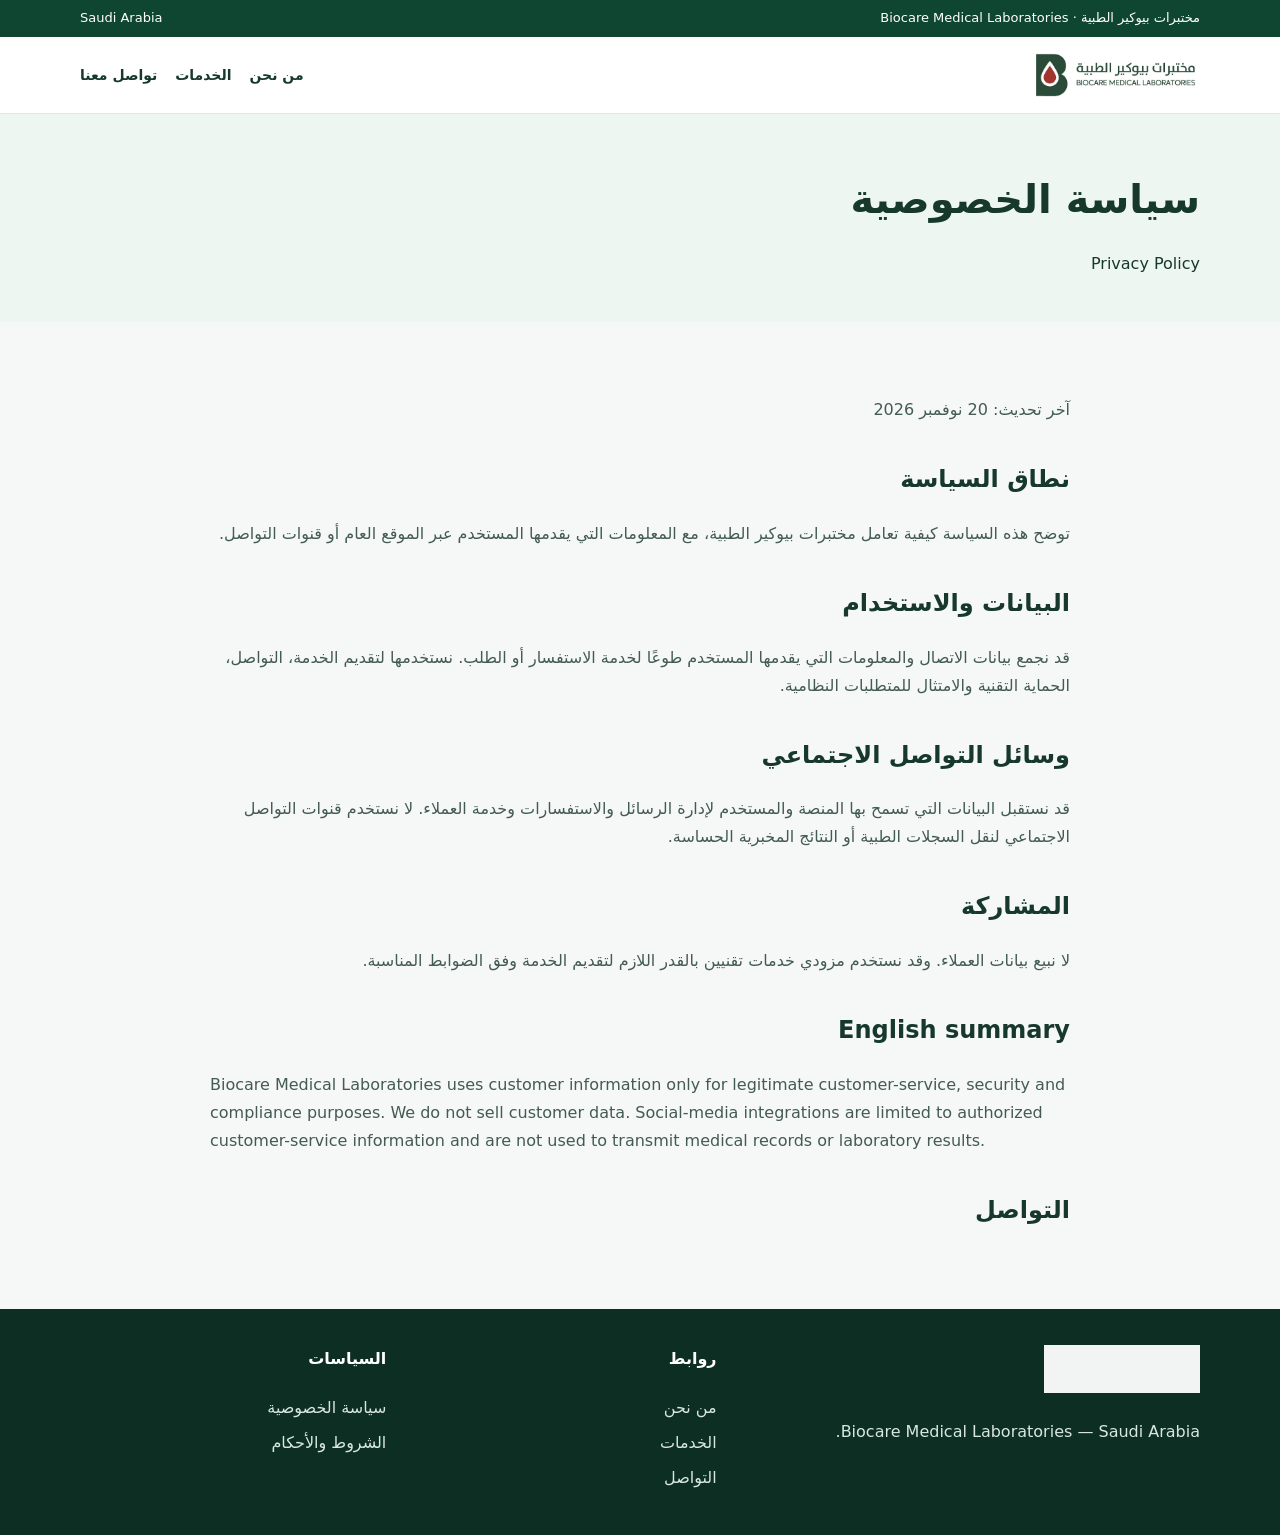
<file: privacy.html>
<!doctype html><html lang="ar" dir="rtl"><head><meta charset="utf-8"><meta name="viewport" content="width=device-width,initial-scale=1"><meta name="theme-color" content="#155b3f"><meta name="description" content="سياسة الخصوصية لموقع مختبرات بيوكير الطبية."><link rel="icon" type="image/png" sizes="192x192" href="icon-192.png"><link rel="stylesheet" href="corporate.css?v=2"><title>سياسة الخصوصية | مختبرات بيوكير الطبية</title></head><body><div class="topbar"><div class="wrap"><span>مختبرات بيوكير الطبية · Biocare Medical Laboratories</span><span>Saudi Arabia</span></div></div>
<header><div class="wrap nav"><a class="brand" href="index.html"><img src="logo-full.png" alt="مختبرات بيوكير الطبية"></a><nav class="links" aria-label="التنقل الرئيسي"><a href="about.html">من نحن</a><a href="services.html">الخدمات</a><a href="contact.html">تواصل معنا</a></nav></div></header>
<main><section class="page-hero"><div class="wrap"><h1>سياسة الخصوصية</h1><p>Privacy Policy</p></div></section><section><div class="wrap content"><p>آخر تحديث: 20 نوفمبر 2026</p><h2>نطاق السياسة</h2><p>توضح هذه السياسة كيفية تعامل مختبرات بيوكير الطبية، مع المعلومات التي يقدمها المستخدم عبر الموقع العام أو قنوات التواصل.</p><h2>البيانات والاستخدام</h2><p>قد نجمع بيانات الاتصال والمعلومات التي يقدمها المستخدم طوعًا لخدمة الاستفسار أو الطلب. نستخدمها لتقديم الخدمة، التواصل، الحماية التقنية والامتثال للمتطلبات النظامية.</p><h2>وسائل التواصل الاجتماعي</h2><p>قد نستقبل البيانات التي تسمح بها المنصة والمستخدم لإدارة الرسائل والاستفسارات وخدمة العملاء. لا نستخدم قنوات التواصل الاجتماعي لنقل السجلات الطبية أو النتائج المخبرية الحساسة.</p><h2>المشاركة</h2><p>لا نبيع بيانات العملاء. وقد نستخدم مزودي خدمات تقنيين بالقدر اللازم لتقديم الخدمة وفق الضوابط المناسبة.</p><h2>English summary</h2><p lang="en" dir="ltr">Biocare Medical Laboratories uses customer information only for legitimate customer-service, security and compliance purposes. We do not sell customer data. Social-media integrations are limited to authorized customer-service information and are not used to transmit medical records or laboratory results.</p><h2>التواصل</h2><p></p></div></section></main><footer><div class="wrap footer-grid"><div><img src="logo-full.png" alt="Biocare" style="height:48px;filter:brightness(0) invert(1);opacity:.95"><p>Biocare Medical Laboratories — Saudi Arabia.</p></div><div><h4>روابط</h4><a href="about.html">من نحن</a><a href="services.html">الخدمات</a><a href="contact.html">التواصل</a></div><div><h4>السياسات</h4><a href="privacy.html">سياسة الخصوصية</a><a href="terms.html">الشروط والأحكام</a></div></div></footer></body></html>
</file>
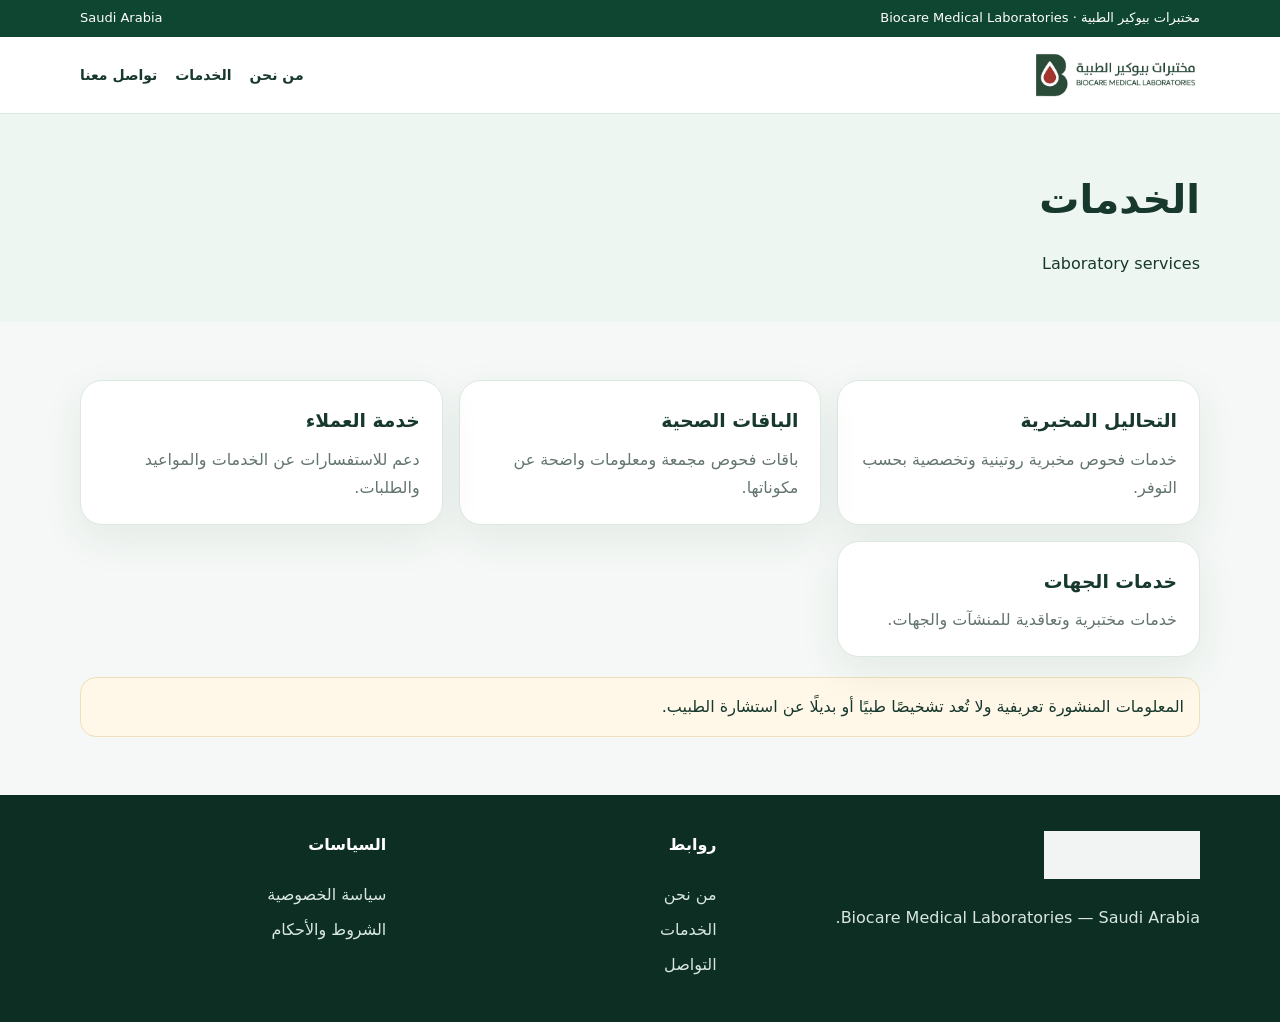
<file: services.html>
<!doctype html><html lang="ar" dir="rtl"><head><meta charset="utf-8"><meta name="viewport" content="width=device-width,initial-scale=1"><meta name="theme-color" content="#155b3f"><meta name="description" content="الخدمات الرئيسية التي تقدمها مختبرات بيوكير الطبية."><link rel="icon" type="image/png" sizes="192x192" href="icon-192.png"><link rel="stylesheet" href="corporate.css?v=2"><title>الخدمات | مختبرات بيوكير الطبية</title></head><body><div class="topbar"><div class="wrap"><span>مختبرات بيوكير الطبية · Biocare Medical Laboratories</span><span>Saudi Arabia</span></div></div>
<header><div class="wrap nav"><a class="brand" href="index.html"><img src="logo-full.png" alt="مختبرات بيوكير الطبية"></a><nav class="links" aria-label="التنقل الرئيسي"><a href="about.html">من نحن</a><a href="services.html">الخدمات</a><a href="contact.html">تواصل معنا</a></nav></div></header>
<main><section class="page-hero"><div class="wrap"><h1>الخدمات</h1><p>Laboratory services</p></div></section><section><div class="wrap"><div class="grid"><article class="card"><h3>التحاليل المخبرية</h3><p>خدمات فحوص مخبرية روتينية وتخصصية بحسب التوفر.</p></article><article class="card"><h3>الباقات الصحية</h3><p>باقات فحوص مجمعة ومعلومات واضحة عن مكوناتها.</p></article><article class="card"><h3>خدمة العملاء</h3><p>دعم للاستفسارات عن الخدمات والمواعيد والطلبات.</p></article><article class="card"><h3>خدمات الجهات</h3><p>خدمات مختبرية وتعاقدية للمنشآت والجهات.</p></article></div><div class="notice" style="margin-top:20px">المعلومات المنشورة تعريفية ولا تُعد تشخيصًا طبيًا أو بديلًا عن استشارة الطبيب.</div></div></section></main><footer><div class="wrap footer-grid"><div><img src="logo-full.png" alt="Biocare" style="height:48px;filter:brightness(0) invert(1);opacity:.95"><p>Biocare Medical Laboratories — Saudi Arabia.</p></div><div><h4>روابط</h4><a href="about.html">من نحن</a><a href="services.html">الخدمات</a><a href="contact.html">التواصل</a></div><div><h4>السياسات</h4><a href="privacy.html">سياسة الخصوصية</a><a href="terms.html">الشروط والأحكام</a></div></div></footer></body></html>
</file>
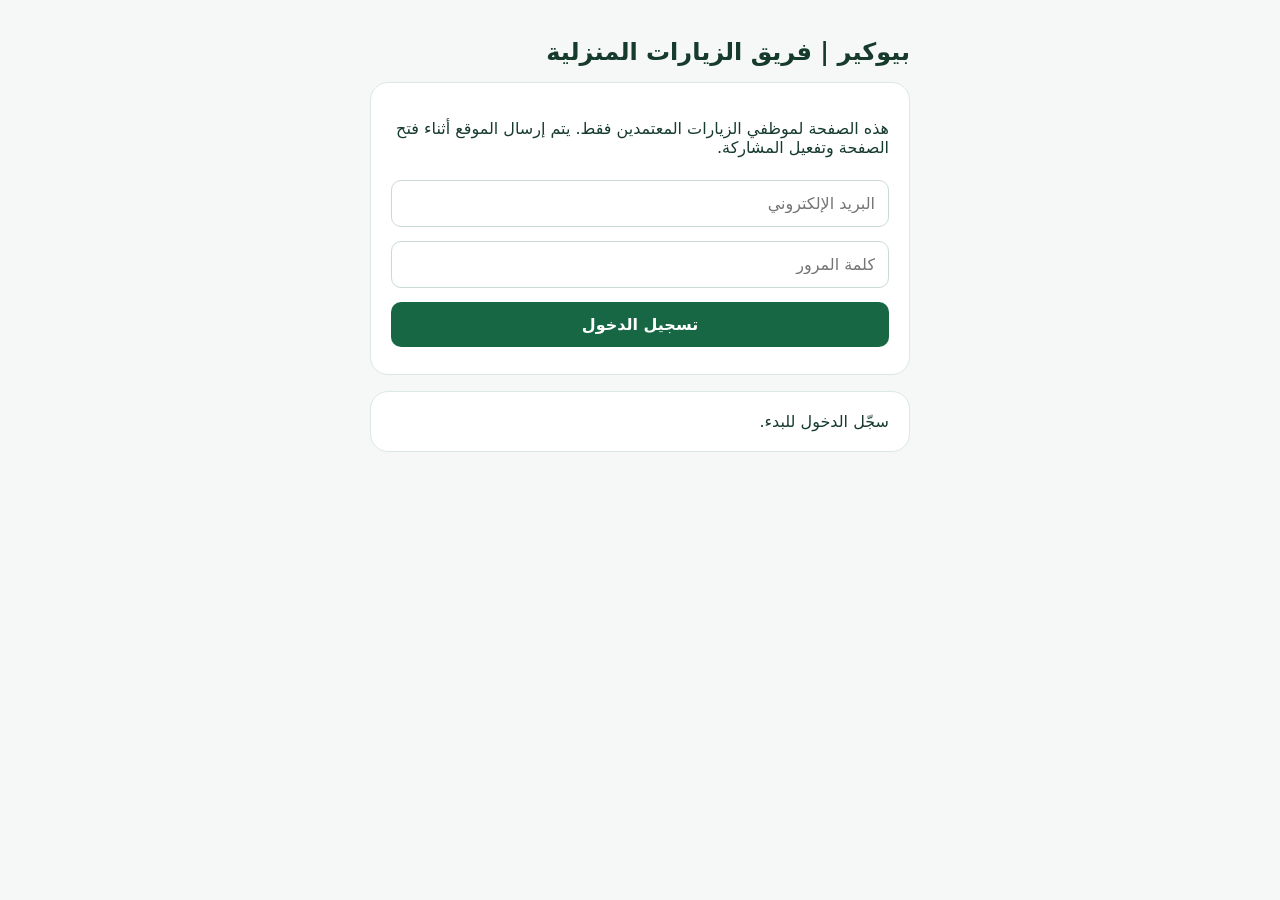
<file: team.html>
<!doctype html><html lang="ar" dir="rtl"><head><meta charset="utf-8"><meta name="viewport" content="width=device-width,initial-scale=1"><title>بيوكير | فريق الزيارات</title><style>body{font:16px system-ui;background:#f5f8f6;color:#163b2d;margin:0;padding:22px}main{max-width:540px;margin:auto}.card{background:white;border:1px solid #dce8e1;border-radius:18px;padding:20px;margin:16px 0}input,button,select{font:inherit;padding:13px;border-radius:10px;margin:7px 0;box-sizing:border-box;width:100%}button{background:#176744;color:white;border:0;font-weight:bold}button:disabled{opacity:.5}input{border:1px solid #cadbd1}small{color:#526b5e}#status{white-space:pre-wrap}h1{font-size:24px}.who{background:#eef7f2;border-radius:10px;padding:10px;margin:8px 0;word-break:break-word}.visit-state{background:#f1f7f4;border:1px solid #d6e6dd;border-radius:12px;padding:12px;margin:12px 0}.visit-state strong{display:block;margin-bottom:8px}.status-actions{display:grid;grid-template-columns:1fr 1fr;gap:8px}.status-actions button{margin:0}.status-actions button.current{outline:3px solid #a7c8b5}.status-actions button.done{background:#dfeae4;color:#315b47}.status-actions button.next{background:#176744}.status-actions button.locked{background:#b9c8c0;color:#fff}</style></head><body><main><h1>بيوكير | فريق الزيارات المنزلية</h1><div class="card"><p>هذه الصفحة لموظفي الزيارات المعتمدين فقط. يتم إرسال الموقع أثناء فتح الصفحة وتفعيل المشاركة.</p><div id="who" class="who" hidden></div><input id="email" type="email" autocomplete="username" placeholder="البريد الإلكتروني"><input id="pass" type="password" autocomplete="current-password" placeholder="كلمة المرور"><button id="login">تسجيل الدخول</button><button id="logout" hidden>تسجيل الخروج</button></div><div id="work" class="card" hidden><label>الزيارة المسندة إليك</label><select id="orders"></select><div id="details" style="margin:12px 0"></div><div id="visitState" class="visit-state" hidden><strong id="visitStateText">حالة الزيارة</strong><div class="status-actions"><button id="goEnRoute" type="button">🚗 في الطريق</button><button id="goArrived" type="button">📍 وصلت للموقع</button><button id="goProcessing" type="button">▶️ بدء الزيارة</button><button id="goCompleted" type="button">✅ اكتملت الزيارة</button></div></div><button id="start">بدء مشاركة موقعي</button><button id="stop" disabled>إيقاف مشاركة الموقع</button><p><small>يجب إبقاء الصفحة مفتوحة والسماح بالموقع. عند قفل الجهاز قد يتوقف تحديث الموقع. لا يوجد تتبع في الخلفية.</small></p></div><div class="card" id="status">سجّل الدخول للبدء.</div></main><script type="module">
import{createClient}from'https://esm.sh/@supabase/supabase-js@2';
const db=createClient('https://jlibhpavbqfeegsehekm.supabase.co','sb_publishable_XVOmCPOiqdUlG-pOPhrQ0g_rIV0R6tK',{
 auth:{storageKey:'biocare-field-staff-auth-v1',persistSession:true,autoRefreshToken:true,detectSessionInUrl:true}
});
const $=id=>document.getElementById(id);
let watch=null,latest=null,timer=null,busy=false,currentOrder=null;
const msg=t=>$('status').textContent=t;
function loginState(user){
 $('logout').hidden=!user;
 $('login').hidden=!!user;
 $('email').hidden=!!user;
 $('pass').hidden=!!user;
 $('work').hidden=!user;
 $('who').hidden=!user;
 $('who').textContent=user?'مسجل الدخول: '+(user.email||'حساب موظف'):'';
}
async function load(){
 const{data:{user}}=await db.auth.getUser();loginState(user);
 if(!user){msg('سجّل الدخول بحساب موظف الزيارات المنزلية.');return}
 const{data,error}=await db.rpc('care_staff_orders_v2');
 if(error){msg('تم تسجيل الدخول، لكن تعذر تحميل الزيارات: '+(error.message||'خطأ غير معروف'));return}
 const select=$('orders');select.replaceChildren();
 for(const o of data||[]){const op=document.createElement('option');op.value=o.order_number;op.textContent=o.order_number+' — '+o.service_name;op.dataset.status=o.status;op.dataset.type=o.service_type;select.appendChild(op)}
 $('start').disabled=!data?.length;
 msg(data?.length?'تم تسجيل الدخول بنجاح. اختر الزيارة ثم حدّث حالتها أثناء تنفيذ الزيارة.':'تم تسجيل الدخول، لكن لا توجد زيارات مسندة لهذا الحساب.');
 if(data?.length){syncSelectedOrder();loadDetails();}else{$('visitState').hidden=true;currentOrder=null;}
}

const stateLabels={
 assigned:'تم تعيينك للزيارة',
 en_route:'أنت في الطريق إلى العميل',
 arrived:'تم الوصول إلى موقع العميل',
 processing:'الزيارة/الخدمة قيد التنفيذ',
 completed:'اكتملت الزيارة'
};
const stateFlow=['assigned','en_route','arrived','processing','completed'];
function syncSelectedOrder(){
 const op=$('orders').selectedOptions?.[0];
 if(!op){currentOrder=null;$('visitState').hidden=true;return}
 currentOrder={number:op.value,status:op.dataset.status||'assigned',type:op.dataset.type||''};
 renderVisitState();
}
function renderVisitState(){
 const box=$('visitState');if(!currentOrder){box.hidden=true;return}
 box.hidden=false;
 $('visitStateText').textContent='الحالة: '+(stateLabels[currentOrder.status]||currentOrder.status);
 const mapping=[['goEnRoute','en_route'],['goArrived','arrived'],['goProcessing','processing'],['goCompleted','completed']];
 const now=stateFlow.indexOf(currentOrder.status);
 for(const [id,state] of mapping){
   const b=$(id),idx=stateFlow.indexOf(state);
   b.disabled=idx!==now+1;
   b.className=idx<now+1?'done':idx===now+1?'next':'locked';
 }
}
async function setVisitStatus(nextStatus){
 if(!currentOrder)return;
 if(nextStatus==='en_route'&&watch===null){
   msg('ابدأ مشاركة موقعك أولًا، ثم اضغط «في الطريق».');
   return;
 }
 if(nextStatus==='completed'&&!confirm('تأكيد اكتمال الزيارة؟ بعد ذلك سيتوقف التتبع المباشر.'))return;
 const expectedNext=stateFlow[stateFlow.indexOf(currentOrder.status)+1];
 if(nextStatus!==expectedNext){msg('يجب تحديث حالة الزيارة بالترتيب.');return}
 try{
   if(nextStatus==='completed'){
     if(watch!==null)navigator.geolocation.clearWatch(watch);
     watch=null;clearInterval(timer);timer=null;
     if(latest)await publish(false);
   }
   msg('جارٍ تحديث حالة الزيارة...');
   const{data,error}=await db.rpc('care_staff_set_visit_status',{p_order_number:currentOrder.number,p_status:nextStatus});
   if(error)throw error;
   currentOrder.status=String(data||nextStatus);
   msg('تم تحديث الحالة: '+(stateLabels[currentOrder.status]||currentOrder.status));
   if(nextStatus==='completed'){await load();return}
   const op=$('orders').selectedOptions?.[0];if(op)op.dataset.status=currentOrder.status;
   renderVisitState();
 }catch(e){msg('تعذر تحديث حالة الزيارة: '+(e.message||'خطأ غير معروف'))}
}

async function loadDetails(){
 const order=$('orders').value,box=$('details');
 if(!order){box.textContent='';return}
 box.textContent='جارٍ تحميل تفاصيل الزيارة...';
 const{data,error}=await db.rpc('care_staff_home_details',{p_order_number:order});
 if(error){box.textContent='تعذر تحميل تفاصيل الزيارة: '+(error.message||'');return}
 const d=data?.[0];if(!d){box.textContent='لا توجد تفاصيل متاحة.';return}
 box.replaceChildren();
 const p=document.createElement('p');
 p.textContent=`المنطقة: ${d.area} — التاريخ: ${d.requested_date} — الوقت: ${d.preferred_period} — الجوال: ${d.phone}`;
 box.appendChild(p);
 if(Number.isFinite(d.lat)&&Number.isFinite(d.lon)){
   const a=document.createElement('a');a.href=`https://www.google.com/maps?q=${d.lat},${d.lon}`;a.target='_blank';a.rel='noopener';a.textContent='📍 فتح موقع العميل على الخريطة';box.appendChild(a);
 }
}
async function publish(active){
 if(busy)return;busy=true;
 try{
  const order=$('orders').value;if(!order)return;
  const p=latest?.coords;
  if(active&&!p){msg('جارٍ تحديد الموقع...');return}
  const{error}=await db.rpc('care_staff_location',{p_order_number:order,p_lat:p?.latitude??null,p_lon:p?.longitude??null,p_active:active});
  if(error)throw error;
  msg(active?'مشاركة الموقع نشطة. آخر إرسال: '+new Date().toLocaleTimeString('ar-SA'):'تم إيقاف مشاركة الموقع.');
 }catch(e){msg('تعذر تحديث الموقع: '+(e.message||'خطأ غير معروف'))}finally{busy=false}
}
async function stop(){
 if(watch!==null)navigator.geolocation.clearWatch(watch);watch=null;
 clearInterval(timer);timer=null;
 if($('orders').value)await publish(false);
 $('start').disabled=false;$('stop').disabled=true;$('orders').disabled=false;
}
$('orders').onchange=()=>{syncSelectedOrder();loadDetails();};
$('goEnRoute').onclick=()=>setVisitStatus('en_route');
$('goArrived').onclick=()=>setVisitStatus('arrived');
$('goProcessing').onclick=()=>setVisitStatus('processing');
$('goCompleted').onclick=()=>setVisitStatus('completed');
$('start').onclick=()=>{
 if(!navigator.geolocation){msg('الموقع غير مدعوم على هذا الجهاز.');return}
 $('orders').disabled=true;$('start').disabled=true;$('stop').disabled=false;
 watch=navigator.geolocation.watchPosition(async p=>{latest=p;await publish(true)},e=>msg('تعذر الوصول للموقع: '+e.message),{enableHighAccuracy:true,maximumAge:0,timeout:15000});
 timer=setInterval(()=>{if(latest)publish(true)},30000);
};
$('stop').onclick=stop;
$('login').onclick=async()=>{
 const email=$('email').value.trim(),password=$('pass').value;
 if(!email||!password){msg('أدخل البريد الإلكتروني وكلمة المرور.');return}
 $('login').disabled=true;msg('جارٍ تسجيل الدخول...');
 const{data,error}=await db.auth.signInWithPassword({email,password});
 $('login').disabled=false;
 if(error){
   const m=String(error.message||'');
   msg(m.toLowerCase().includes('invalid login credentials')?'بيانات الدخول غير صحيحة. تأكد من بريد الموظف وكلمة المرور.':'تعذر تسجيل الدخول: '+m);
   return;
 }
 if(!data?.user){msg('تعذر تسجيل الدخول.');return}
 await load();
};
$('logout').onclick=async()=>{await stop();await db.auth.signOut();loginState(null);msg('تم تسجيل الخروج.');};
window.addEventListener('pagehide',()=>{if(watch!==null)navigator.geolocation.clearWatch(watch)});
load();
</script></body></html>
</file>
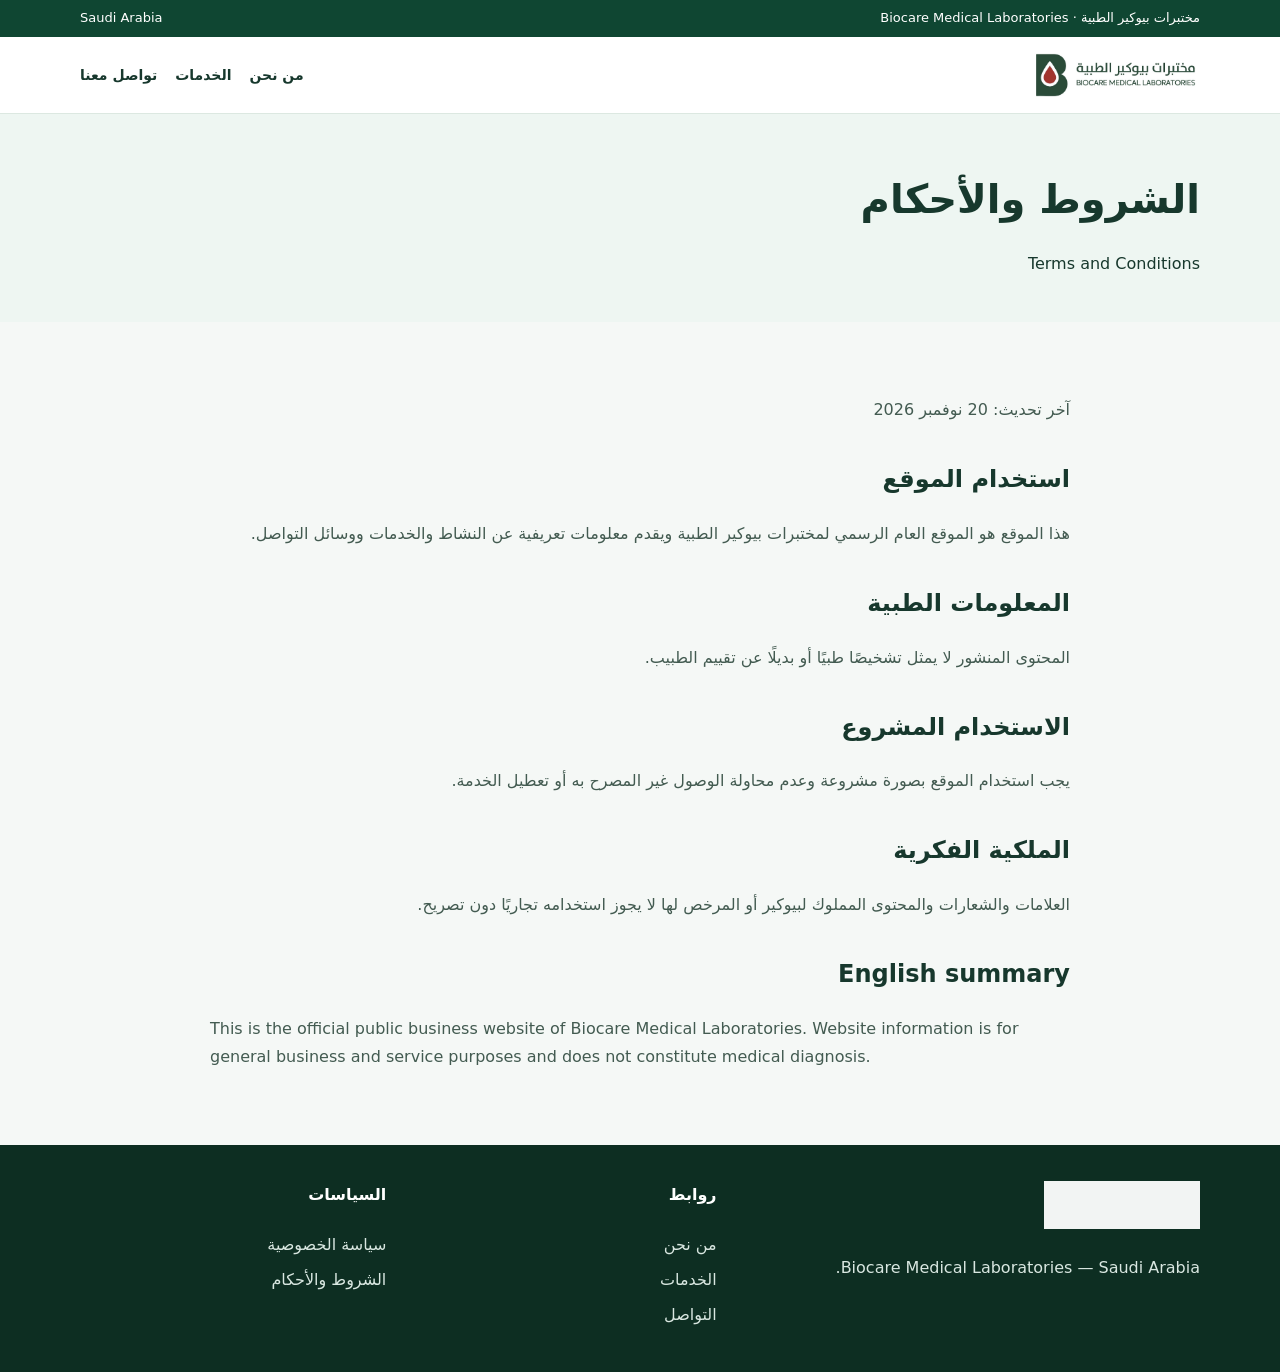
<file: terms.html>
<!doctype html><html lang="ar" dir="rtl"><head><meta charset="utf-8"><meta name="viewport" content="width=device-width,initial-scale=1"><meta name="theme-color" content="#155b3f"><meta name="description" content="الشروط والأحكام للموقع الرسمي لمختبرات بيوكير الطبية."><link rel="icon" type="image/png" sizes="192x192" href="icon-192.png"><link rel="stylesheet" href="corporate.css?v=2"><title>الشروط والأحكام | مختبرات بيوكير الطبية</title></head><body><div class="topbar"><div class="wrap"><span>مختبرات بيوكير الطبية · Biocare Medical Laboratories</span><span>Saudi Arabia</span></div></div>
<header><div class="wrap nav"><a class="brand" href="index.html"><img src="logo-full.png" alt="مختبرات بيوكير الطبية"></a><nav class="links" aria-label="التنقل الرئيسي"><a href="about.html">من نحن</a><a href="services.html">الخدمات</a><a href="contact.html">تواصل معنا</a></nav></div></header>
<main><section class="page-hero"><div class="wrap"><h1>الشروط والأحكام</h1><p>Terms and Conditions</p></div></section><section><div class="wrap content"><p>آخر تحديث: 20 نوفمبر 2026</p><h2>استخدام الموقع</h2><p>هذا الموقع هو الموقع العام الرسمي لمختبرات بيوكير الطبية ويقدم معلومات تعريفية عن النشاط والخدمات ووسائل التواصل.</p><h2>المعلومات الطبية</h2><p>المحتوى المنشور لا يمثل تشخيصًا طبيًا أو بديلًا عن تقييم الطبيب.</p><h2>الاستخدام المشروع</h2><p>يجب استخدام الموقع بصورة مشروعة وعدم محاولة الوصول غير المصرح به أو تعطيل الخدمة.</p><h2>الملكية الفكرية</h2><p>العلامات والشعارات والمحتوى المملوك لبيوكير أو المرخص لها لا يجوز استخدامه تجاريًا دون تصريح.</p><h2>English summary</h2><p lang="en" dir="ltr">This is the official public business website of Biocare Medical Laboratories. Website information is for general business and service purposes and does not constitute medical diagnosis.</p></div></section></main><footer><div class="wrap footer-grid"><div><img src="logo-full.png" alt="Biocare" style="height:48px;filter:brightness(0) invert(1);opacity:.95"><p>Biocare Medical Laboratories — Saudi Arabia.</p></div><div><h4>روابط</h4><a href="about.html">من نحن</a><a href="services.html">الخدمات</a><a href="contact.html">التواصل</a></div><div><h4>السياسات</h4><a href="privacy.html">سياسة الخصوصية</a><a href="terms.html">الشروط والأحكام</a></div></div></footer></body></html>
</file>
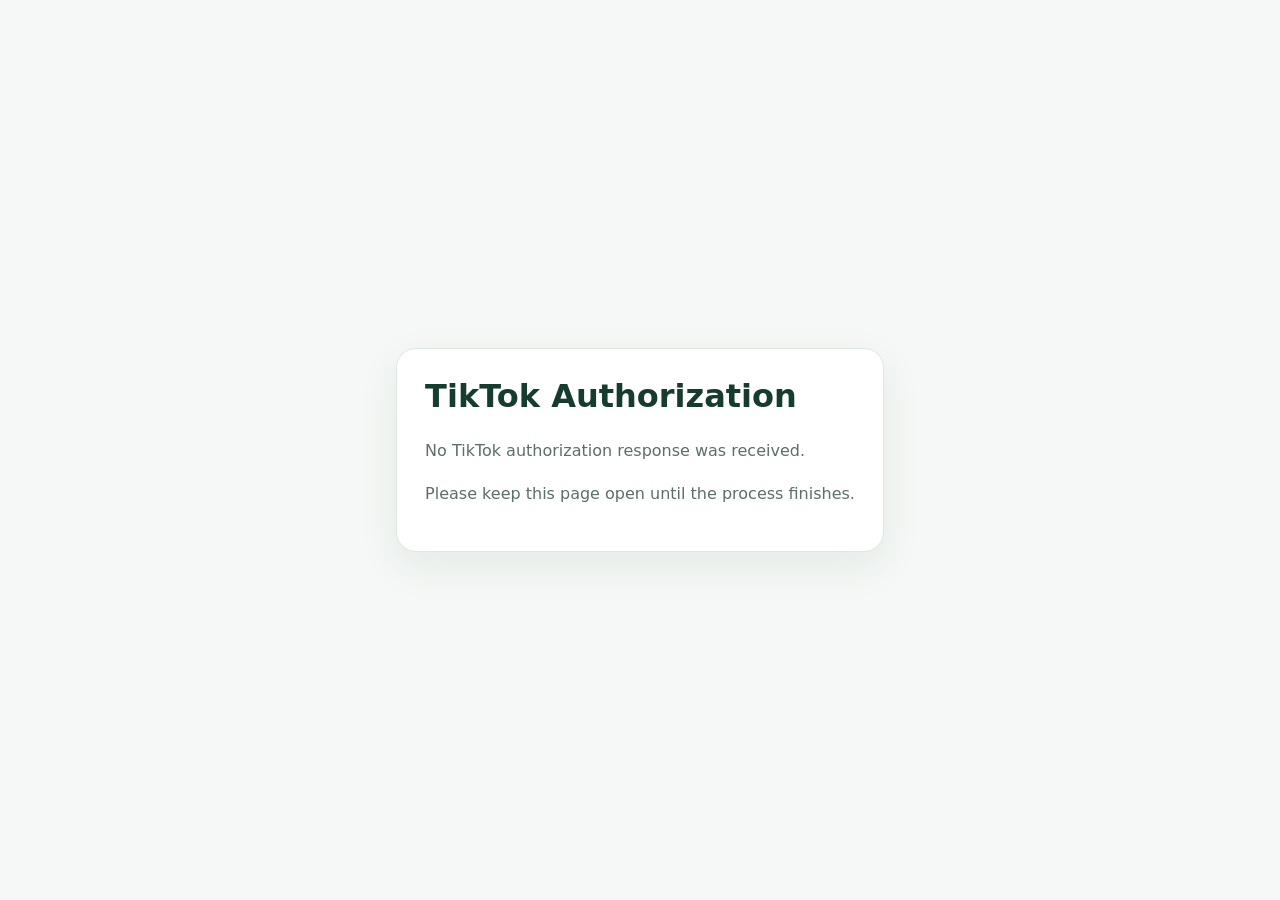
<file: tiktok-callback.html>
<!doctype html>
<html lang="en">
<head>
<meta charset="utf-8">
<meta name="viewport" content="width=device-width,initial-scale=1">
<meta name="robots" content="noindex,nofollow">
<meta name="referrer" content="no-referrer">
<title>TikTok Authorization | Biocare</title>
<style>
body{font-family:system-ui,-apple-system,Segoe UI,Arial,sans-serif;background:#f5f8f6;color:#163c2e;margin:0;display:grid;place-items:center;min-height:100vh}
.card{max-width:560px;margin:24px;background:#fff;border:1px solid #dce8e1;border-radius:20px;padding:28px;box-shadow:0 14px 42px rgba(20,72,53,.08)}
h1{margin-top:0}p{color:#5b6f66;line-height:1.7}
</style>
</head>
<body>
<div class="card">
<h1>TikTok Authorization</h1>
<p id="status">Securely completing the Biocare TikTok authorization…</p>
<p>Please keep this page open until the process finishes.</p>
</div>
<script>
(function(){
  var qs=location.search||'';
  var target='https://biocare-lis-staging.wild-butterfly-9d21.workers.dev/api/v1/integrations/tiktok/accounts/oauth/callback'+qs;
  if(!qs){
    document.getElementById('status').textContent='No TikTok authorization response was received.';
    return;
  }
  location.replace(target);
})();
</script>
</body>
</html>
</file>
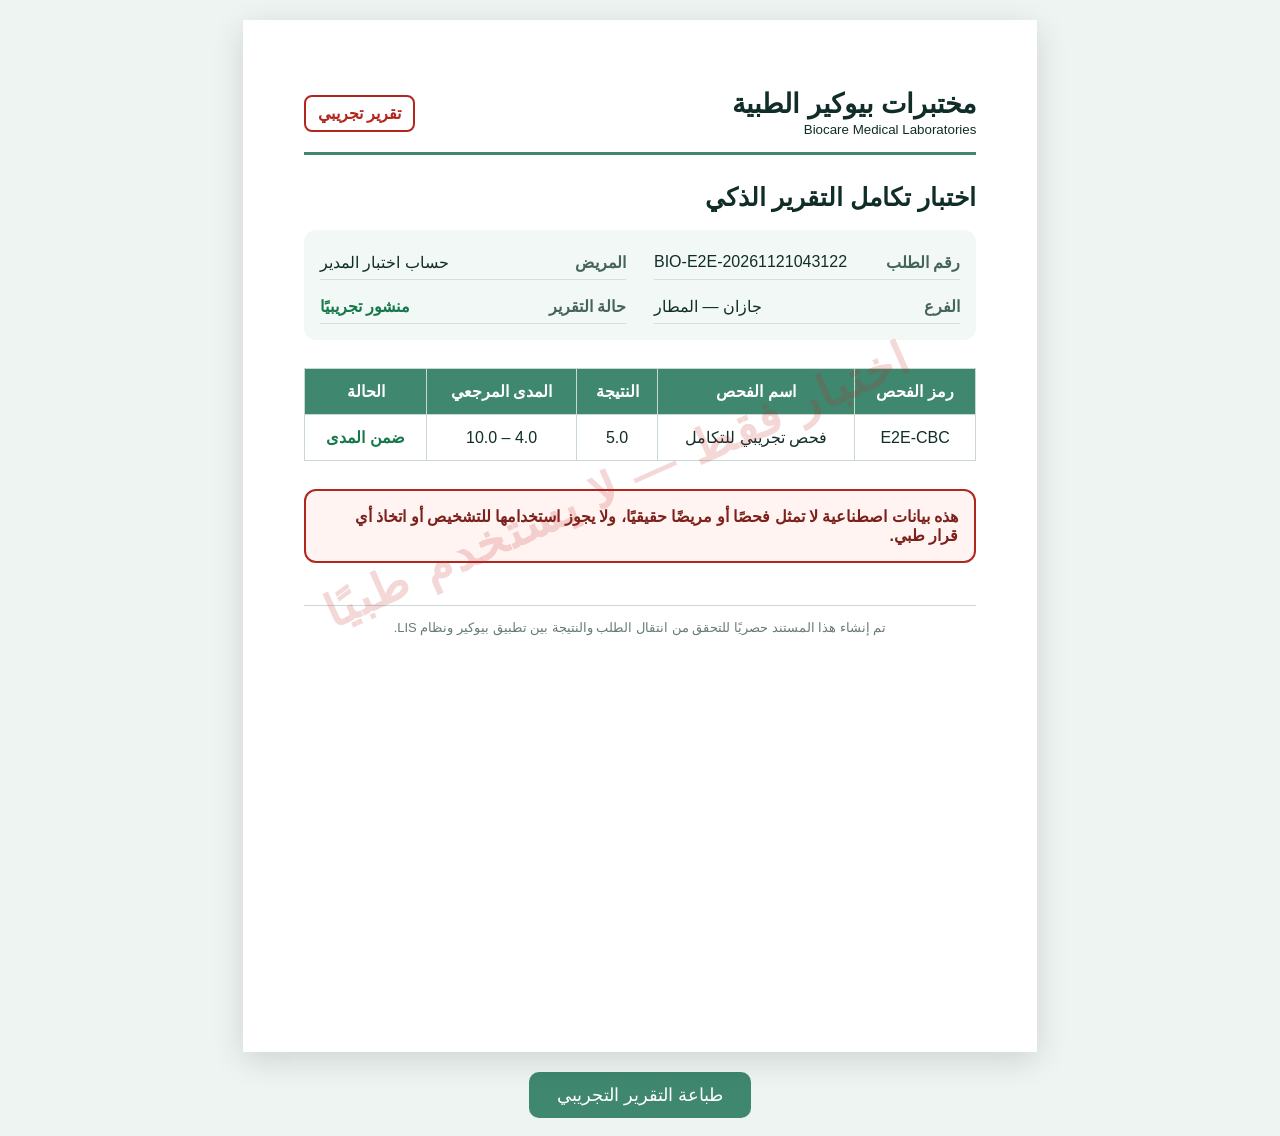
<file: uat/integration-report.html>
<!doctype html>
<html lang="ar" dir="rtl">
<head>
<meta charset="utf-8">
<meta name="viewport" content="width=device-width,initial-scale=1">
<title>تقرير تكامل بيوكير التجريبي</title>
<style>
@page{size:A4;margin:12mm}
*{box-sizing:border-box}body{margin:0;background:#eef4f1;color:#102d27;font-family:Tahoma,Arial,sans-serif}
.sheet{position:relative;max-width:210mm;min-height:273mm;margin:20px auto;background:#fff;padding:18mm 16mm;box-shadow:0 8px 30px #0002;overflow:hidden}
.watermark{position:absolute;inset:42% -15%;transform:rotate(-24deg);font-size:46px;font-weight:800;color:#c6282830;text-align:center;letter-spacing:3px;pointer-events:none}
header{display:flex;align-items:center;justify-content:space-between;border-bottom:3px solid #3f876f;padding-bottom:14px}
.brand{font-size:27px;font-weight:800}.tag{color:#b3261e;border:2px solid #b3261e;padding:7px 12px;border-radius:8px;font-weight:700}
h1{font-size:25px;margin:28px 0 18px}.meta{display:grid;grid-template-columns:1fr 1fr;gap:10px 28px;background:#f2f8f5;padding:16px;border-radius:12px}
.meta div{display:flex;justify-content:space-between;border-bottom:1px solid #cfe0da;padding:7px 0}.meta b{color:#47645c}
table{width:100%;border-collapse:collapse;margin-top:28px}th,td{border:1px solid #c9d8d3;padding:13px;text-align:center}th{background:#3f876f;color:#fff}tr:nth-child(even){background:#f7faf9}
.ok{color:#16784b;font-weight:800}.note{margin-top:28px;padding:16px;border:2px solid #b3261e;background:#fff4f2;color:#7c211b;border-radius:12px;font-weight:700}
footer{margin-top:42px;padding-top:14px;border-top:1px solid #c9d8d3;color:#667c75;font-size:13px;text-align:center}
.actions{text-align:center;margin:18px}.actions button{background:#3f876f;color:#fff;border:0;border-radius:10px;padding:12px 28px;font-size:18px}
@media print{body{background:#fff}.sheet{margin:0;box-shadow:none;min-height:auto}.actions{display:none}header,.meta,table,.note,footer{break-inside:avoid}.sheet{page-break-after:avoid}}
@media(max-width:720px){.sheet{margin:0;min-height:100vh;padding:28px 18px}.meta{grid-template-columns:1fr}header{align-items:flex-start;gap:12px}.brand{font-size:22px}}
</style>
</head>
<body>
<main class="sheet">
<div class="watermark">اختبار فقط — لا يستخدم طبيًا</div>
<header><div><div class="brand">مختبرات بيوكير الطبية</div><small>Biocare Medical Laboratories</small></div><div class="tag">تقرير تجريبي</div></header>
<h1>اختبار تكامل التقرير الذكي</h1>
<section class="meta">
<div><b>رقم الطلب</b><span>BIO-E2E-20261121043122</span></div>
<div><b>المريض</b><span>حساب اختبار المدير</span></div>
<div><b>الفرع</b><span>جازان — المطار</span></div>
<div><b>حالة التقرير</b><span class="ok">منشور تجريبيًا</span></div>
</section>
<table>
<thead><tr><th>رمز الفحص</th><th>اسم الفحص</th><th>النتيجة</th><th>المدى المرجعي</th><th>الحالة</th></tr></thead>
<tbody><tr><td>E2E-CBC</td><td>فحص تجريبي للتكامل</td><td>5.0</td><td>4.0 – 10.0</td><td class="ok">ضمن المدى</td></tr></tbody>
</table>
<div class="note">هذه بيانات اصطناعية لا تمثل فحصًا أو مريضًا حقيقيًا، ولا يجوز استخدامها للتشخيص أو اتخاذ أي قرار طبي.</div>
<footer>تم إنشاء هذا المستند حصريًا للتحقق من انتقال الطلب والنتيجة بين تطبيق بيوكير ونظام LIS.</footer>
</main>
<div class="actions"><button onclick="window.print()">طباعة التقرير التجريبي</button></div>
</body></html>
</file>
<file: corporate.css>
:root{--green:#155b3f;--green2:#0f4632;--red:#c6282e;--ink:#17382d;--muted:#63756d;--bg:#f5f8f6;--line:#dce8e1;--soft:#edf5f1;--white:#fff;--shadow:0 14px 42px rgba(20,72,53,.08)}
*{box-sizing:border-box}html{scroll-behavior:smooth}body{margin:0;background:var(--bg);color:var(--ink);font-family:system-ui,-apple-system,"SF Arabic","Segoe UI",Arial,sans-serif;line-height:1.75}a{color:inherit}img{max-width:100%}
.wrap{width:min(1120px,calc(100% - 32px));margin:auto}.topbar{background:var(--green2);color:#fff;font-size:13px}.topbar .wrap{display:flex;justify-content:space-between;gap:18px;align-items:center;padding:7px 0}.topbar a{text-decoration:none}
header{position:sticky;top:0;z-index:20;background:rgba(255,255,255,.97);backdrop-filter:blur(12px);border-bottom:1px solid var(--line)}.nav{display:flex;align-items:center;gap:22px;min-height:76px}.brand{display:flex;align-items:center;gap:12px;text-decoration:none;margin-left:auto}.brand img{height:52px;width:auto}.links{display:flex;gap:18px;align-items:center}.links a{text-decoration:none;font-weight:700;font-size:14px}.cta,.btn{display:inline-flex;align-items:center;justify-content:center;gap:8px;border-radius:12px;padding:11px 17px;text-decoration:none;font-weight:800;border:1px solid var(--line);background:#fff}.cta,.btn.primary{background:var(--green);color:#fff;border-color:var(--green)}.btn.light{background:var(--soft);border-color:transparent;color:var(--green)}
.hero{padding:72px 0 42px;background:linear-gradient(135deg,#f9fcfa 0%,#eaf4ef 100%)}.hero-grid{display:grid;grid-template-columns:1.15fr .85fr;gap:34px;align-items:center}.eyebrow{display:inline-block;background:#e3f1eb;color:var(--green);padding:6px 10px;border-radius:999px;font-size:13px;font-weight:900}.hero h1{font-size:clamp(34px,5vw,62px);line-height:1.12;margin:16px 0}.hero p{font-size:18px;color:var(--muted);max-width:700px}.hero-card,.card{background:#fff;border:1px solid var(--line);border-radius:22px;padding:22px;box-shadow:var(--shadow)}.hero-card h2{margin-top:0}.facts{display:grid;grid-template-columns:1fr 1fr;gap:12px}.fact{background:var(--soft);border-radius:14px;padding:14px}.fact span{display:block;color:var(--muted);font-size:12px}.fact b{display:block;margin-top:3px}
section{padding:58px 0}.section-head{max-width:720px;margin-bottom:24px}.section-head h2{font-size:32px;margin:0 0 8px}.section-head p{color:var(--muted);margin:0}.grid{display:grid;grid-template-columns:repeat(3,1fr);gap:16px}.card h3{margin:2px 0 8px}.card p{margin:0;color:var(--muted)}.icon{width:42px;height:42px;border-radius:12px;background:var(--soft);display:grid;place-items:center;color:var(--green);font-weight:900;margin-bottom:12px}
.branch-grid{display:grid;grid-template-columns:repeat(2,1fr);gap:14px}.branch{background:#fff;border:1px solid var(--line);border-radius:16px;padding:18px}.branch h3{margin:0 0 4px}.branch p{margin:0;color:var(--muted)}.notice{background:#fff7e8;border:1px solid #efdfba;border-radius:16px;padding:15px}
.legal{background:var(--green2);color:#fff}.legal .card{box-shadow:none}.legal .section-head p{color:#d6e5de}.legal-grid{display:grid;grid-template-columns:1fr 1fr;gap:18px}.legal-card{background:rgba(255,255,255,.08);border:1px solid rgba(255,255,255,.18);border-radius:18px;padding:20px}.legal-card span{display:block;color:#cce0d7;font-size:13px}.legal-card b{font-size:18px}
footer{background:#0d2e22;color:#d9e7e1;padding:36px 0}.footer-grid{display:grid;grid-template-columns:1.2fr .8fr .8fr;gap:24px}.footer-grid h4{color:#fff;margin-top:0}.footer-grid a{display:block;color:#d9e7e1;text-decoration:none;margin:7px 0}.small{font-size:12px;color:#9db8ad}.page-hero{padding:50px 0 28px;background:#eef6f2}.page-hero h1{margin:0 0 10px;font-size:40px}.content{max-width:860px}.content h2{margin-top:34px}.content p,.content li{color:#435b51}.contact-grid{display:grid;grid-template-columns:1fr 1fr;gap:16px}.contact-box{background:#fff;border:1px solid var(--line);border-radius:18px;padding:20px}.contact-box a{text-decoration:none;font-weight:800;color:var(--green)}
@media(max-width:820px){.links{display:none}.nav{min-height:68px}.brand img{height:44px}.hero{padding-top:42px}.hero-grid,.legal-grid,.footer-grid,.contact-grid{grid-template-columns:1fr}.grid{grid-template-columns:1fr}.branch-grid{grid-template-columns:1fr}.facts{grid-template-columns:1fr 1fr}.topbar .wrap{display:block;text-align:center}.topbar .wrap span:last-child{display:none}}
</file>
<file: styles.css>
:root{
 --green:#155b3f;--green2:#0e4632;--red:#c6282e;--ink:#10142c;--muted:#8a8d99;
 --bg:#ffffff;--soft:#fbf7fb;--softg:#f3f7f5;--line:#eceef0;--shadow:0 9px 26px rgba(0,0,0,.07);
 --radius:22px;
}
*{box-sizing:border-box}
html,body{margin:0;background:#fff;color:var(--ink);font-family:system-ui,-apple-system,"SF Arabic","Segoe UI",Arial,sans-serif}
body{padding-bottom:98px}
button,input,select,textarea{font:inherit}
button{cursor:pointer}
.hidden{display:none!important}
.splash{position:fixed;inset:0;background:#fff;display:grid;place-items:center;z-index:999;transition:.35s}
.splash img{width:min(82vw,460px);height:auto}
.splash.hide{opacity:0;pointer-events:none}

.app-header{height:84px;padding:calc(10px + env(safe-area-inset-top)) 18px 10px;display:grid;grid-template-columns:1fr minmax(180px,340px) 1fr;align-items:center;border-bottom:1px solid var(--line);background:#fff;position:sticky;top:0;z-index:40}
.header-actions{display:flex;gap:9px;justify-self:start;direction:ltr}
.icon-btn,.menu-btn{border:0;background:transparent;font-size:26px;position:relative;color:var(--ink)}
.dot{position:absolute;width:8px;height:8px;background:var(--red);border-radius:50%;right:4px;top:3px}
.header-logo{max-width:100%;height:48px;object-fit:contain;justify-self:center}
.menu-btn{justify-self:end;font-size:30px}

#app{max-width:900px;margin:auto;padding-bottom:14px}
.hero{margin:14px 14px 0;border-radius:24px;background:linear-gradient(135deg,#eef7f3 0%,#fff 60%,#fff6f6 100%);overflow:hidden;min-height:250px;display:grid;grid-template-columns:1fr 1.18fr;align-items:stretch;position:relative;box-shadow:inset 0 0 0 1px #edf1ee}
.hero-art{min-height:250px;background:radial-gradient(circle at 45% 30%,#d8efe5 0,transparent 28%),linear-gradient(155deg,#f2fbf6,#e8f0ed);position:relative}
.hero-art:before{content:"⚕";font-size:128px;color:rgba(21,91,63,.20);position:absolute;left:50%;top:50%;transform:translate(-50%,-50%)}
.hero-copy{padding:34px 24px;text-align:right;align-self:center}
.hero-copy h1{margin:0 0 9px;color:var(--green);font-size:32px;line-height:1.3}
.hero-copy p{margin:0 0 18px;line-height:1.75;color:#525663}
.primary{background:var(--red);color:white;border:0;border-radius:13px;padding:12px 20px;font-weight:800}
.secondary{background:#eef6f2;color:var(--green);border:0;border-radius:13px;padding:11px 16px;font-weight:800}
.ghost{background:white;color:var(--green);border:1px solid #dfe9e4;border-radius:13px;padding:11px 16px;font-weight:800}
.section{padding:20px 14px 0}
.section-head{display:flex;align-items:center;justify-content:space-between;margin-bottom:12px}
.section-head h2{margin:0;font-size:26px}
.section-head .under{border-bottom:3px solid var(--red);padding-bottom:6px}
.viewall{color:var(--green);border:0;background:transparent;font-weight:800}
.tabs{display:flex;gap:28px;border-bottom:2px solid #eee;margin-bottom:15px;justify-content:flex-start}
.tab{border:0;background:transparent;padding:11px 8px;font-size:21px;color:#b7b7b7}
.tab.active{color:#111;border-bottom:3px solid var(--red)}

.category-grid{display:grid;grid-template-columns:repeat(4,1fr);gap:12px}
.category-card{background:linear-gradient(150deg,#fff,#fbf4fb);border:1px solid #f2ebf2;border-radius:17px;min-height:130px;padding:16px 8px;text-align:center}
.category-card .emoji{font-size:35px;display:block;margin-bottom:9px}
.category-card strong{font-size:15px;line-height:1.35}

.branch-row{display:grid;grid-auto-flow:column;grid-auto-columns:minmax(120px,1fr);gap:10px;overflow-x:auto;padding-bottom:7px}
.branch-card{border-radius:16px;overflow:hidden;border:1px solid #ebeeee;background:white;min-width:120px}
.branch-photo{height:75px;background:linear-gradient(145deg,#91c2d8,#e8d1aa);position:relative}
.branch-photo:after{content:"🏢";font-size:35px;position:absolute;inset:0;display:grid;place-items:center}
.branch-name{padding:9px 8px;text-align:center;font-size:13px;font-weight:800}
.branch-name:before{content:"📍";display:block;margin-bottom:4px}

.cards{display:grid;grid-template-columns:repeat(auto-fit,minmax(210px,1fr));gap:12px}
.card{border:1px solid #e9eeeb;background:white;border-radius:18px;padding:17px;box-shadow:var(--shadow)}
.card h3{margin:8px 0}.muted{color:var(--muted);line-height:1.6}.price{font-size:23px;color:var(--green);font-weight:900}
.chip{display:inline-block;padding:5px 9px;border-radius:999px;background:#edf5f1;color:var(--green);font-size:12px;font-weight:800}
.row{display:flex;align-items:center;justify-content:space-between;gap:10px;flex-wrap:wrap}

.bottom-nav{position:fixed;bottom:0;left:0;right:0;background:rgba(255,255,255,.97);backdrop-filter:blur(14px);border-top:1px solid #e8e9eb;display:grid;grid-template-columns:repeat(5,1fr);padding:9px 10px calc(8px + env(safe-area-inset-bottom));z-index:60}
.nav-item{border:0;background:transparent;color:#62656d;display:grid;place-items:center;gap:2px;min-height:54px}
.nav-item span{font-size:23px}.nav-item b{font-size:11px}.nav-item.active{color:var(--green)}
.booking-fab{width:62px;height:62px;min-height:62px;border-radius:50%;background:var(--red);color:#fff;justify-self:center;margin-top:-26px;box-shadow:0 8px 22px rgba(198,40,46,.3)}
.booking-fab span{font-size:27px}

.drawer-backdrop{position:fixed;inset:0;background:rgba(7,13,22,.55);z-index:80}
.drawer{position:fixed;top:0;right:0;bottom:0;width:min(88vw,390px);background:#fff;z-index:90;transform:translateX(102%);transition:.25s ease;box-shadow:-16px 0 40px rgba(0,0,0,.12);padding-top:env(safe-area-inset-top)}
.drawer.open{transform:none}
.drawer-head{height:98px;display:flex;align-items:center;justify-content:space-between;padding:14px 18px;border-bottom:1px solid #eee}
.drawer-head img{width:240px;max-width:75%;height:66px;object-fit:contain}
.drawer-head button{border:0;background:#f5f5f5;border-radius:50%;width:34px;height:34px}
.drawer-scroll{height:calc(100% - 98px);overflow:auto;padding:8px 14px 28px}
.drawer-group{padding:8px 0;border-bottom:1px solid #eceff0}
.drawer-title{font-size:12px;color:#999;margin:8px 8px 3px}
.drawer-item{width:100%;display:grid;grid-template-columns:32px 1fr 24px;align-items:center;gap:8px;border:0;background:transparent;padding:11px 8px;text-align:right;color:#13172d;border-radius:12px}
.drawer-item:hover{background:#f5f8f6}.drawer-icon{font-size:20px;color:var(--green)}.drawer-arrow{color:#9a9da4}
.drawer-item.danger{color:#9f3135}.drawer-item.danger .drawer-icon{color:#9f3135}

.modal{position:fixed;inset:0;background:rgba(5,10,17,.5);z-index:100;display:flex;align-items:flex-end;justify-content:center}
.sheet{background:#fff;width:100%;max-width:680px;max-height:90vh;overflow:auto;border-radius:26px 26px 0 0;padding:22px 17px calc(28px + env(safe-area-inset-bottom));position:relative}
.sheet-close{position:absolute;left:15px;top:14px;border:0;background:#f4f4f4;border-radius:50%;width:34px;height:34px}
.notice{background:#fff6df;border:1px solid #eedcaf;border-radius:15px;padding:13px;line-height:1.7}
.success{background:#e8f5ed;color:#185a40;padding:13px;border-radius:14px}
label{display:block;margin-top:12px;font-weight:800}
input,select,textarea{width:100%;border:1px solid #d4d9d6;border-radius:13px;padding:13px;margin-top:6px;background:white}
.list{display:grid;gap:10px}
.chat-bubble{background:#f0f6f3;padding:11px 13px;border-radius:14px 14px 3px 14px;width:86%;margin-inline-start:auto}
.chat-bubble.doctor{background:#faf1f1;border-radius:14px 14px 14px 3px;margin-inline-start:0}
.rx{border:1px solid #dfe8e3;border-radius:18px;padding:16px;background:#fff}
.rx-head{display:flex;justify-content:space-between;gap:10px;align-items:flex-start}
.rx-title{color:var(--green);font-size:19px;font-weight:900}
.kpis{display:grid;grid-template-columns:repeat(3,1fr);gap:10px}
.kpi{padding:15px 8px;border-radius:16px;background:#f5f8f6;text-align:center}.kpi strong{display:block;font-size:23px;color:var(--green)}
.admin-link{text-align:center;margin:32px 0;color:#777;font-size:12px}
.admin-link a{color:var(--green)}

@media(max-width:620px){
 .app-header{grid-template-columns:1fr minmax(150px,230px) 1fr}
 .header-logo{height:42px}
 .hero{grid-template-columns:42% 58%;min-height:220px}
 .hero-art{min-height:220px}.hero-copy{padding:24px 15px}.hero-copy h1{font-size:25px}.hero-copy p{font-size:13px}
 .category-grid{gap:9px}.category-card{min-height:116px;padding:13px 5px}.category-card .emoji{font-size:30px}.category-card strong{font-size:12.5px}
}


/* --- Biocare V4 catalog + package artwork --- */
body{background:#fff}
.hero{margin:14px 14px 0;min-height:270px;grid-template-columns:42% 58%;background:linear-gradient(130deg,#f4fbf7 0%,#ffffff 55%,#fff3f3 100%)}
.hero-visual{position:relative;min-height:270px;background:radial-gradient(circle at 52% 40%,rgba(21,91,63,.13),transparent 38%)}
.hero-medical-mark{position:absolute;inset:0;display:grid;place-items:center;color:var(--green)}
.hero-medical-mark svg{width:125px;height:125px;opacity:.18}
.eyebrow{font-size:11px;letter-spacing:.08em;color:#7a827d;font-weight:800}
.hero-copy{padding:30px 24px}
.hero-copy h1{font-size:31px;margin-top:8px}
.hero-actions{display:flex;gap:9px;flex-wrap:wrap}
.cat-icon{width:44px;height:44px;display:grid;place-items:center;margin:0 auto 10px;color:#246a53}
.cat-icon svg{width:44px;height:44px}
.category-card{border:1px solid #eee7ef;background:linear-gradient(160deg,#fff,#fbf7fb);color:#172033}
.category-card strong{color:#172033}

.count-badge{display:inline-flex;align-items:center;justify-content:center;background:#edf5f1;color:var(--green);border-radius:999px;padding:6px 10px;font-size:12px;font-weight:800}
.notice.compact{padding:10px 12px;font-size:13px;margin-bottom:12px}
.catalog-tools{display:grid;grid-template-columns:1fr 220px;gap:10px;margin:12px 0 16px}
.catalog-tools input,.catalog-tools select{margin:0;background:#fff}
.catalog-grid{grid-template-columns:repeat(auto-fit,minmax(220px,1fr))}
.test-card{display:flex;flex-direction:column;gap:7px}
.test-card h3{margin:2px 0;font-size:18px}
.en-name{direction:ltr;text-align:right;color:#6b7179;font-size:12px;margin:0;word-break:break-word}
.official-badge{display:inline-flex;background:#fff5e8;color:#8a5e13;border:1px solid #f0dfbf;border-radius:999px;padding:4px 8px;font-size:11px;font-weight:800}
.micro-note{font-size:12px;color:#737b83;line-height:1.55}
.price.on-request{font-size:15px;color:#8b6b26}
.empty,.more-card{grid-column:1/-1;text-align:center;padding:24px;color:#737b83}
.button-wrap{display:flex;gap:8px;flex-wrap:wrap;margin-top:12px}

.featured-packages{display:grid;grid-auto-flow:column;grid-auto-columns:minmax(255px,72%);gap:12px;overflow-x:auto;padding-bottom:8px}
.package-grid{display:grid;grid-template-columns:repeat(auto-fit,minmax(265px,1fr));gap:15px}
.package-card{border:1px solid #e8ece9;border-radius:20px;background:#fff;overflow:hidden;box-shadow:var(--shadow)}
.package-image-btn{padding:0;border:0;background:transparent;width:100%;display:block}
.package-art{display:block;width:100%;aspect-ratio:5/3;object-fit:cover;background:#f5f7f5}
.package-card-body{padding:14px}
.package-card-body h3{font-size:19px;margin:8px 0 10px}
.package-meta{display:flex;gap:7px;flex-wrap:wrap;margin-bottom:12px}
.package-meta span{font-size:11px;background:#f5f7f6;color:#58615c;border-radius:999px;padding:5px 8px}
.package-detail-art{width:100%;border-radius:18px;display:block;margin-bottom:16px}
.detail-head{display:flex;gap:12px;align-items:flex-start;justify-content:space-between;flex-wrap:wrap}
.detail-head h2{margin:7px 0 0}
.detail-price{font-size:25px;font-weight:900;color:var(--green)}
.detail-facts{display:grid;grid-template-columns:1fr 1fr;gap:10px;margin:16px 0}
.detail-facts>div{background:#f5f8f6;border-radius:14px;padding:12px}
.detail-facts b{display:block;color:var(--green);font-size:17px;margin-bottom:4px}
.detail-facts span{font-size:11px;color:#7a7e83}
.vat-line{font-size:12px;color:#7d6c50;background:#fff8ea;border:1px solid #f0dfbf;padding:9px 11px;border-radius:12px;margin-bottom:14px}
.component-list{display:grid;gap:8px;max-height:360px;overflow:auto;padding-left:3px}
.component-list>div{display:grid;grid-template-columns:28px 1fr;gap:9px;align-items:center;background:#f7f9f8;border-radius:12px;padding:9px}
.component-list>div span{width:25px;height:25px;border-radius:50%;display:grid;place-items:center;background:#e5f0eb;color:var(--green);font-size:11px;font-weight:800}
.component-list bdi{direction:ltr;text-align:right;font-size:13px}
.detail-actions{display:flex;gap:8px;flex-wrap:wrap;margin-top:16px}

.cart-list{display:grid;gap:8px;margin-bottom:12px}
.cart-row{display:flex;align-items:center;justify-content:space-between;gap:12px;background:#f8faf9;border-radius:12px;padding:10px}
.remove-btn{border:0;background:#fff0f0;color:#a03439;border-radius:10px;padding:7px 10px}
.cart-total{display:flex;justify-content:space-between;align-items:center;border-top:1px solid #eceeed;padding-top:12px;margin-top:10px}
.cart-total strong{font-size:23px;color:var(--green)}
.result-table{width:100%;border-collapse:collapse;margin-top:12px}
.result-table td{padding:9px;border-bottom:1px solid #eee}
.app-toast{position:fixed;left:50%;bottom:112px;transform:translate(-50%,20px);opacity:0;background:#14231d;color:#fff;border-radius:999px;padding:10px 16px;z-index:200;font-size:13px;transition:.2s;box-shadow:0 8px 25px rgba(0,0,0,.18)}
.app-toast.show{opacity:1;transform:translate(-50%,0)}

.branch-photo{display:grid;place-items:center;background:linear-gradient(150deg,#bcd7e2,#e8dfc9)}
.branch-photo span{display:grid;place-items:center;width:42px;height:42px;border-radius:12px;background:rgba(255,255,255,.82);font-weight:900;color:#2c5748}
.branch-photo:after{display:none}

.drawer-item{font-size:16px}
.drawer-icon{width:28px;height:28px;border:1px solid #e1e7e3;border-radius:9px;display:grid;place-items:center;font-size:13px;font-weight:800;color:var(--green);background:#f8fbf9}
.drawer-item.danger .drawer-icon{color:#9f3135;background:#fff7f7;border-color:#f0dddd}

.header-logo{max-width:280px}
#cartBtn{position:relative}
.cart-count{position:absolute;top:-6px;right:-8px;min-width:18px;height:18px;border-radius:999px;background:var(--red);color:#fff;font-size:10px;font-weight:800;display:grid;place-items:center;padding:0 4px}

@media(max-width:620px){
 .hero{grid-template-columns:38% 62%;min-height:230px}
 .hero-visual{min-height:230px}.hero-copy{padding:20px 14px}.hero-copy h1{font-size:25px}
 .catalog-tools{grid-template-columns:1fr}.catalog-grid{grid-template-columns:1fr 1fr}
 .test-card h3{font-size:15px}.test-card .price{font-size:17px}
 .package-grid{grid-template-columns:1fr 1fr;gap:10px}
 .package-card-body{padding:10px}.package-card-body h3{font-size:15px}.package-card .price{font-size:18px}
 .package-meta span{font-size:10px}
 .detail-facts{grid-template-columns:1fr}
}
@media(max-width:430px){
 .catalog-grid,.package-grid{grid-template-columns:1fr}
 .featured-packages{grid-auto-columns:86%}
 .hero{grid-template-columns:34% 66%}.hero-copy h1{font-size:22px}.hero-copy p{font-size:12px}
}


/* --- Biocare V5 compact package experience --- */
.packages-section{padding-top:14px}
.package-search-tools{margin-bottom:10px}
.quick-filters{display:flex;gap:8px;overflow-x:auto;padding:0 0 12px;scrollbar-width:none}
.quick-filters::-webkit-scrollbar{display:none}
.quick-filter{flex:0 0 auto;border:1px solid #e1e9e5;background:#f6faf8;color:#486158;border-radius:999px;padding:9px 14px;font-size:12px;font-weight:800;white-space:nowrap}
.quick-filter.active{background:var(--green);border-color:var(--green);color:#fff}
.compact-package-grid{grid-template-columns:1fr;gap:12px}
.compact-package{display:grid;grid-template-columns:112px 1fr;align-items:stretch;min-height:166px;padding:0;background:linear-gradient(110deg,var(--pack-bg),#fff 62%);border-color:#e4ebe7;overflow:hidden}
.package-icon-wrap{border:0;background:transparent;display:grid;place-items:center;padding:18px;min-height:166px;color:var(--pack-accent);position:relative}
.package-icon-wrap:before{content:"";position:absolute;width:78px;height:78px;border-radius:50%;background:color-mix(in srgb,var(--pack-accent) 10%,white)}
.package-icon-wrap svg{width:64px;height:64px;position:relative;z-index:1}
.compact-package .package-card-body{padding:14px 14px 12px 6px;display:flex;flex-direction:column;min-width:0}
.compact-package .chip{align-self:flex-start;background:color-mix(in srgb,var(--pack-accent) 10%,white);color:var(--pack-accent)}
.compact-package h3{font-size:18px;line-height:1.45;margin:7px 0 8px;color:#11182f}
.compact-package .package-meta{margin:0 0 10px;gap:6px}
.compact-package .package-meta span{font-size:11px;padding:5px 8px;background:rgba(247,249,248,.95)}
.package-footer{margin-top:auto;display:flex;align-items:center;justify-content:space-between;gap:10px}
.package-price{font-size:22px;font-weight:900;color:var(--green);white-space:nowrap;direction:rtl}
.package-details-btn{border:0;background:var(--red);color:#fff;border-radius:12px;padding:9px 12px;font-size:12px;font-weight:800;white-space:nowrap}
.package-details-btn span{font-size:17px;vertical-align:-1px;margin-right:3px}
.package-detail-visual{display:flex;align-items:center;gap:14px;border-radius:18px;padding:15px;background:linear-gradient(110deg,var(--pack-bg),#fff);margin-bottom:13px}
.detail-package-icon{width:72px;height:72px;border-radius:50%;display:grid;place-items:center;background:color-mix(in srgb,var(--pack-accent) 10%,white);color:var(--pack-accent);flex:0 0 auto}
.detail-package-icon svg{width:48px;height:48px}
.package-detail-visual h2{font-size:21px;margin:7px 0 0;line-height:1.4}
.detail-head{justify-content:flex-end;margin-bottom:8px}
.detail-price{font-size:27px;white-space:nowrap}

.header-symbol{width:27px;height:27px;display:block}
.nav-svg{width:24px;height:24px;display:block}
.booking-fab .nav-svg{width:28px;height:28px}

@media(max-width:620px){
 .package-search-tools{grid-template-columns:1fr}
 .compact-package{grid-template-columns:94px 1fr;min-height:154px}
 .package-icon-wrap{min-height:154px;padding:12px}
 .package-icon-wrap:before{width:68px;height:68px}.package-icon-wrap svg{width:54px;height:54px}
 .compact-package .package-card-body{padding:12px 12px 10px 4px}
 .compact-package h3{font-size:17px}
 .package-price{font-size:21px}
 .package-details-btn{padding:9px 10px}
}
@media(max-width:390px){
 .compact-package{grid-template-columns:82px 1fr}
 .package-icon-wrap:before{width:60px;height:60px}.package-icon-wrap svg{width:47px;height:47px}
 .compact-package h3{font-size:16px}
 .package-price{font-size:19px}.package-details-btn{font-size:11px}
}


/* --- Biocare V8 floating instant chat --- */
.instant-chat-btn{position:fixed;left:18px;bottom:calc(100px + env(safe-area-inset-bottom));z-index:115;border:0;background:#24553f;color:#fff;height:54px;min-width:54px;border-radius:999px;padding:0 15px;display:flex;align-items:center;gap:9px;box-shadow:0 10px 28px rgba(25,70,52,.28);font-family:inherit;font-weight:800;cursor:pointer}
.instant-chat-btn svg{width:26px;height:26px;flex:0 0 auto}
.instant-chat-label{font-size:13px;white-space:nowrap}
.instant-chat-dot{position:absolute;top:2px;right:3px;width:11px;height:11px;border-radius:50%;background:#c73535;border:2px solid #fff}
.instant-chat-btn:active{transform:scale(.97)}
@media(max-width:430px){.instant-chat-btn{width:56px;min-width:56px;height:56px;padding:0;justify-content:center}.instant-chat-label{display:none}.instant-chat-btn svg{width:28px;height:28px}}

/* --- Patient experience: account, favorites, smart cart and home visits --- */
.header-account-btn{border:1px solid var(--line);background:#f6fbf8;color:var(--green);border-radius:999px;padding:7px 10px;display:flex;align-items:center;gap:6px;font:inherit;font-size:12px;font-weight:800;white-space:nowrap;cursor:pointer}
.header-account-icon{font-size:17px;line-height:1}
.cart-row-actions{display:flex;align-items:center;gap:6px}
.favorite-btn{border:1px solid #d7e5de;background:#fff;color:#b17a00;border-radius:10px;min-width:38px;min-height:38px;font-size:22px;cursor:pointer}
.smart-offers{margin-top:16px;border-top:1px solid #e6ece9;padding-top:12px}
.smart-offer{width:100%;display:flex;align-items:center;justify-content:space-between;text-align:right;border:1px solid #d6e9df;background:#f7fcf9;border-radius:13px;padding:11px 12px;margin:8px 0;color:var(--ink);font:inherit;cursor:pointer}
.smart-offer span{display:grid;gap:3px}.smart-offer small{color:#66716c}.smart-offer b{color:var(--green)}
.home-visit-toggle{display:flex;align-items:center;gap:8px;margin-top:16px;font-weight:800}
.home-visit-details{margin-top:10px}.home-visit-details textarea{width:100%;min-height:90px;box-sizing:border-box;border:1px solid var(--line);border-radius:12px;padding:11px;font:inherit}
.auth-methods{display:grid;grid-template-columns:1fr 1fr;gap:8px;margin-top:12px}.auth-methods button{min-height:44px}
.otp-panel{margin-top:12px;border-top:1px solid var(--line);padding-top:12px}.otp-panel input{width:100%;box-sizing:border-box;padding:12px;margin:6px 0;border:1px solid var(--line);border-radius:12px;font:inherit}
@media(max-width:520px){.header-account-btn{padding:7px}.header-account-btn #headerGreeting{display:none}.auth-methods{grid-template-columns:1fr}}
</file>
<file: biocare-intro.css>
#biocareIntro{position:fixed;inset:0;z-index:2147483647;background:#071c16;display:flex;align-items:center;justify-content:center}
#biocareIntro video{width:100%;height:100%;object-fit:cover}
#biocareIntro .biocare-intro-skip{position:absolute;top:calc(env(safe-area-inset-top,0px) + 20px);left:20px;border:1px solid #ffffff80;background:#0009;color:white;border-radius:24px;padding:10px 18px;font:600 15px system-ui;cursor:pointer}
#biocareIntro .biocare-intro-skip[hidden]{display:none}
</file>
